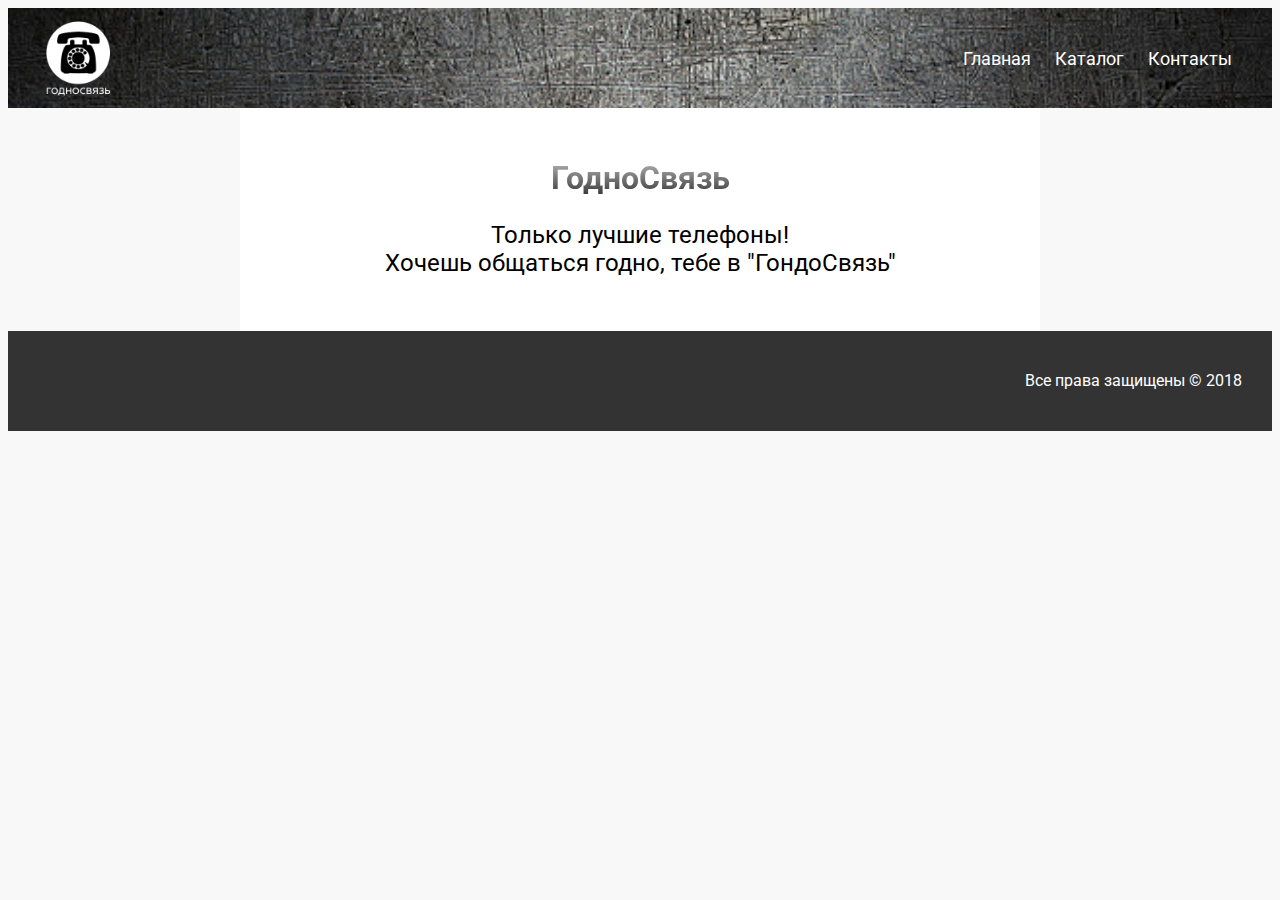
<file: my-pojects/lesson1 - lesson5/index.html>
<!DOCTYPE html>
<html lang="en">
<head>
	<meta charset="UTF-8">
	<title>Главная страница</title>
	<link rel="stylesheet" href="css/style.css">
	<link href="https://fonts.googleapis.com/css?family=Roboto" rel="stylesheet">
</head>
<body>
	<div class="header">
	<div class="logo"></div>
		<ul class="menu">
			<li><a href="index.html">Главная</a></li>
			<li><a href="catalog.html">Каталог</a></li>
			<li><a href="contacts.html">Контакты</a></li>
		</ul>
	</div>
	<div class="contanier">
		<h1 class="al-c text-gradient">ГодноСвязь</h1>
		<p class="al-c fz-24">Только лучшие телефоны!<br> Хочешь общаться годно, тебе в "ГондоСвязь"</p>
	</div>
	<div class="footer">
		<p class="al-c">Все права защищены &copy; 2018</p>
	</div>
</body>
</html>
</file>
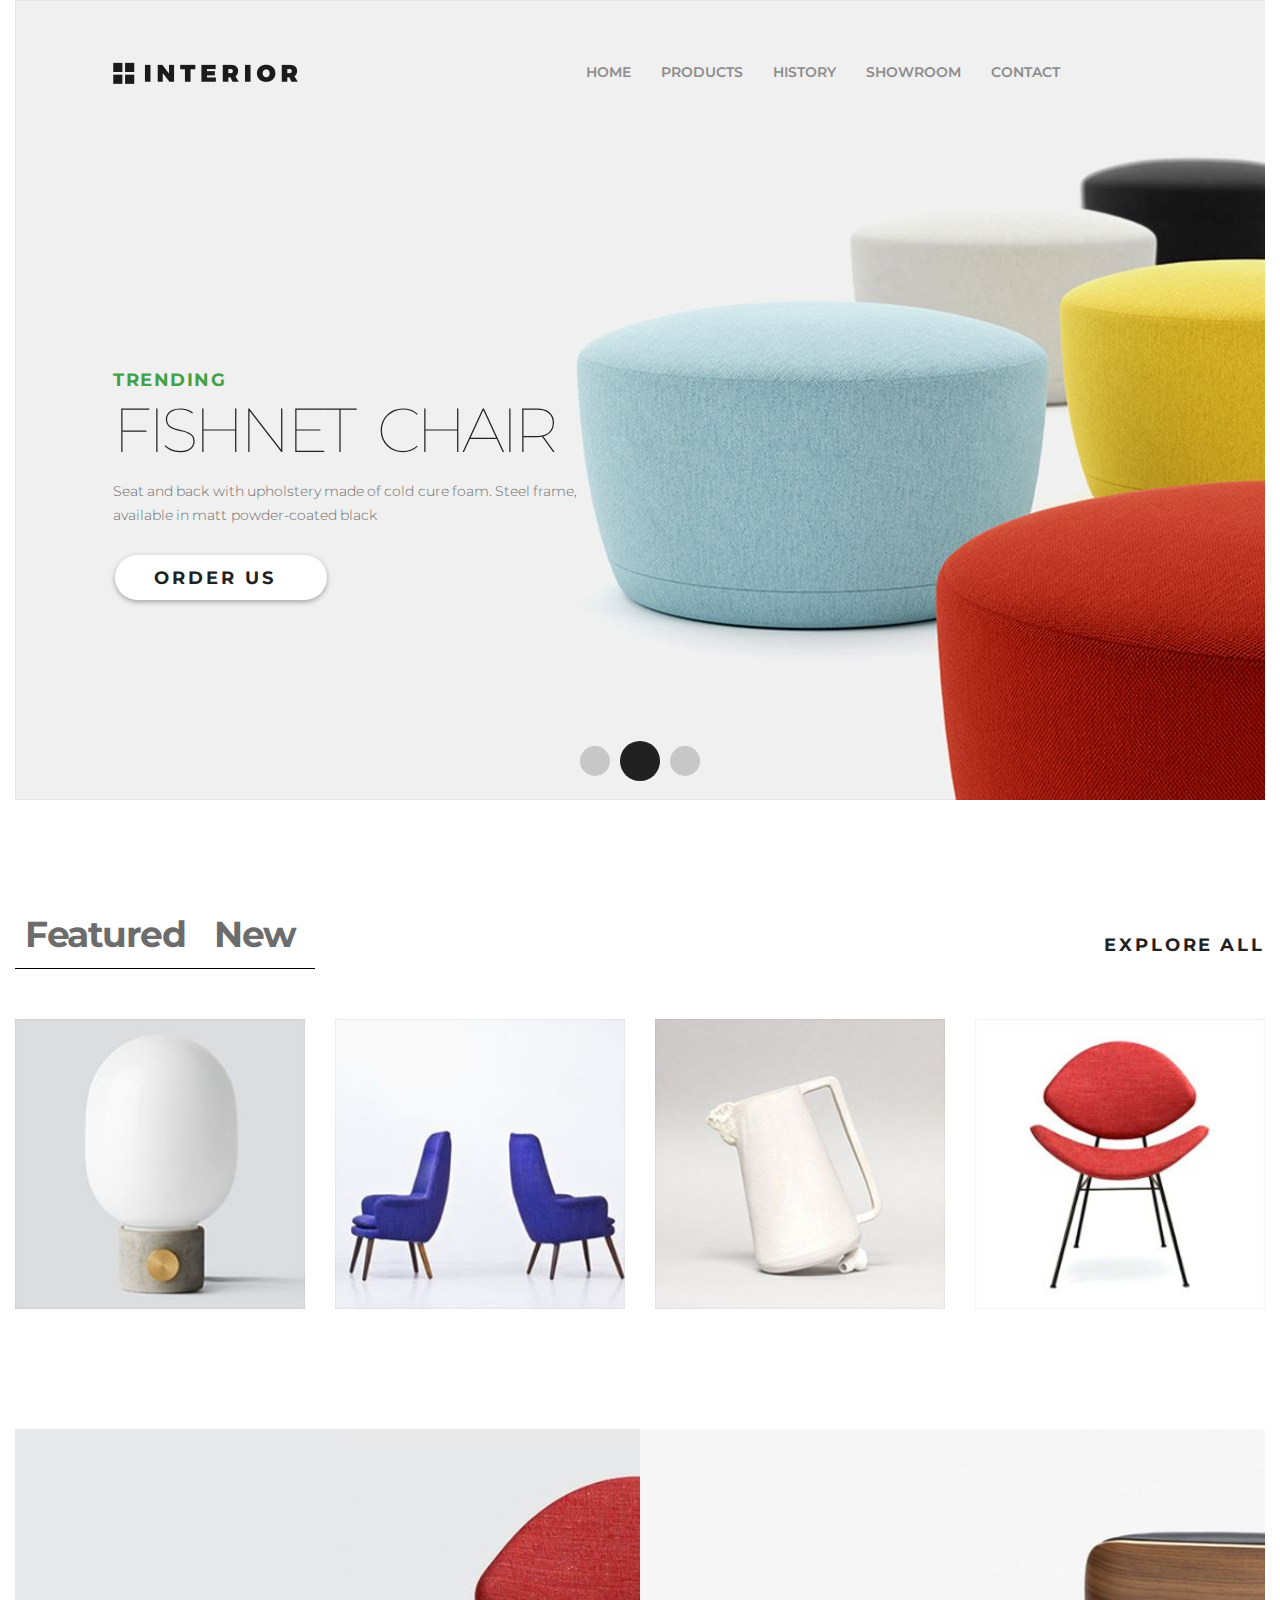
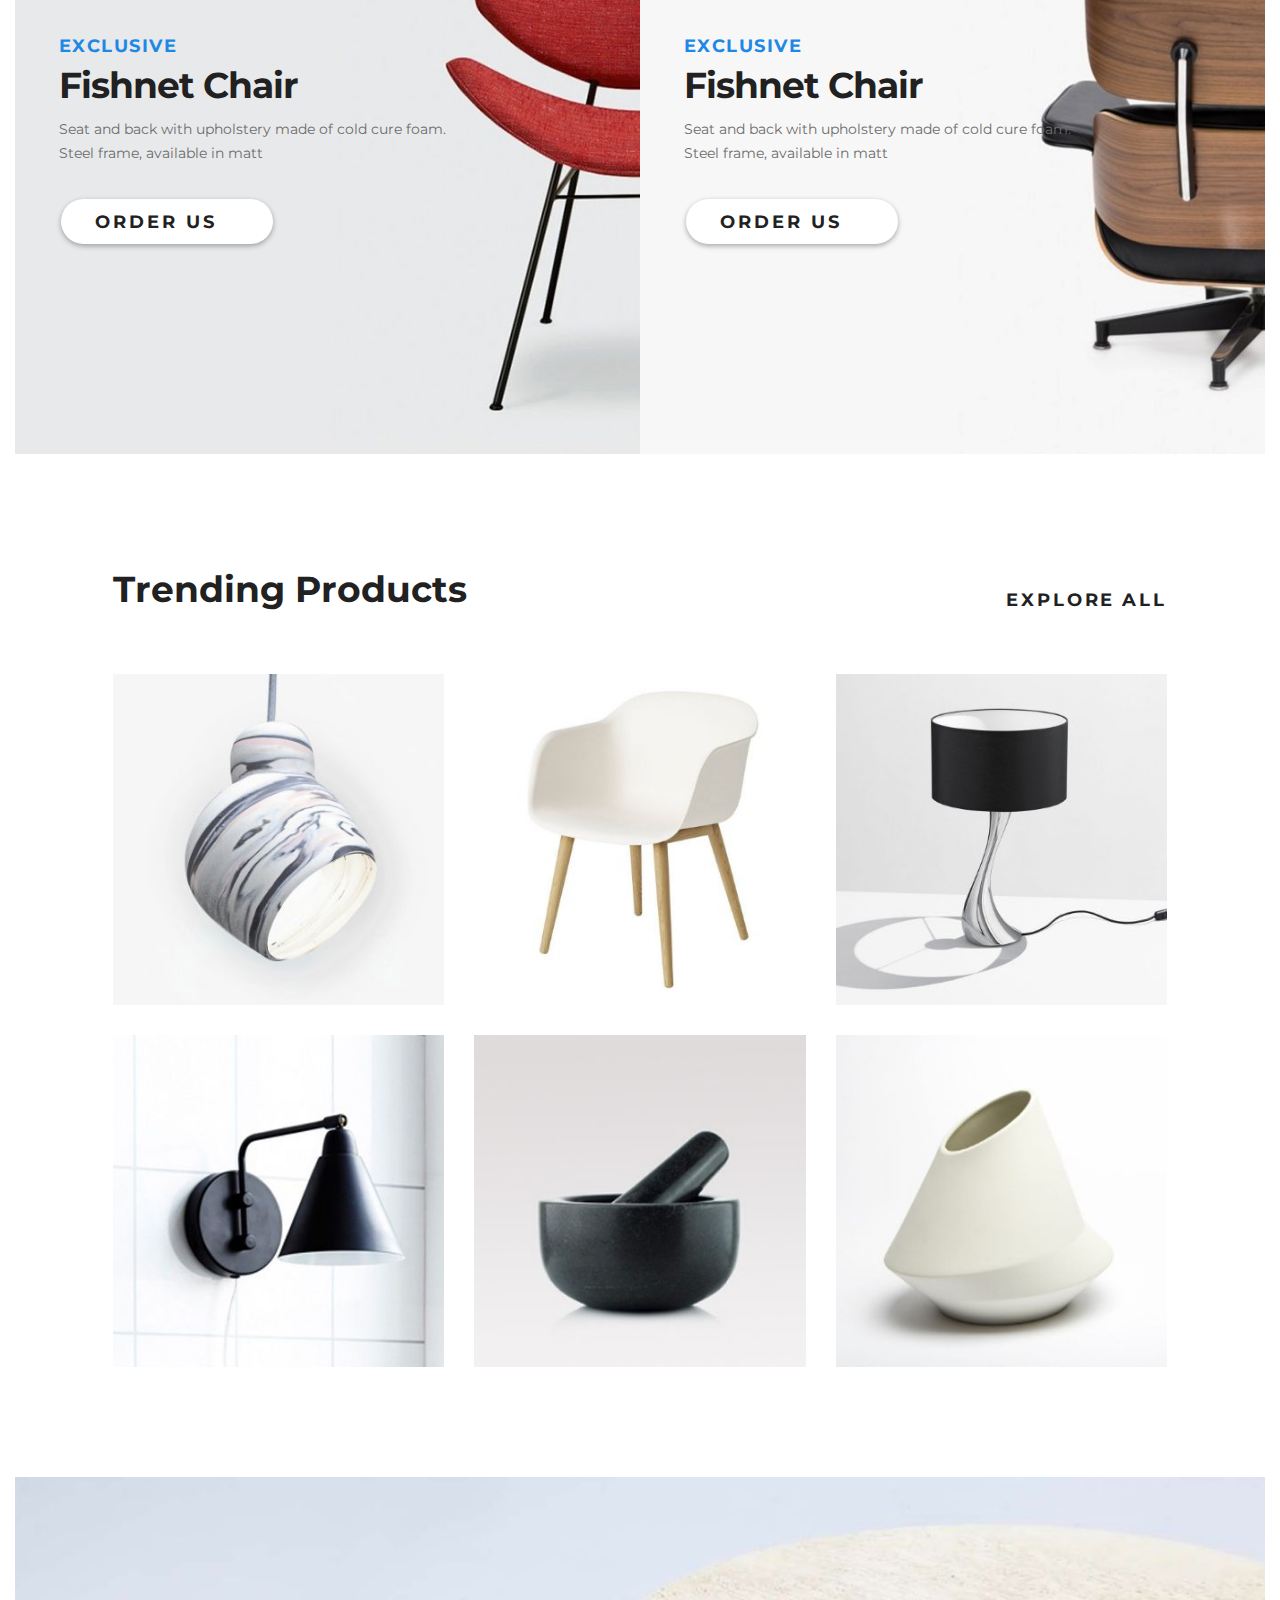
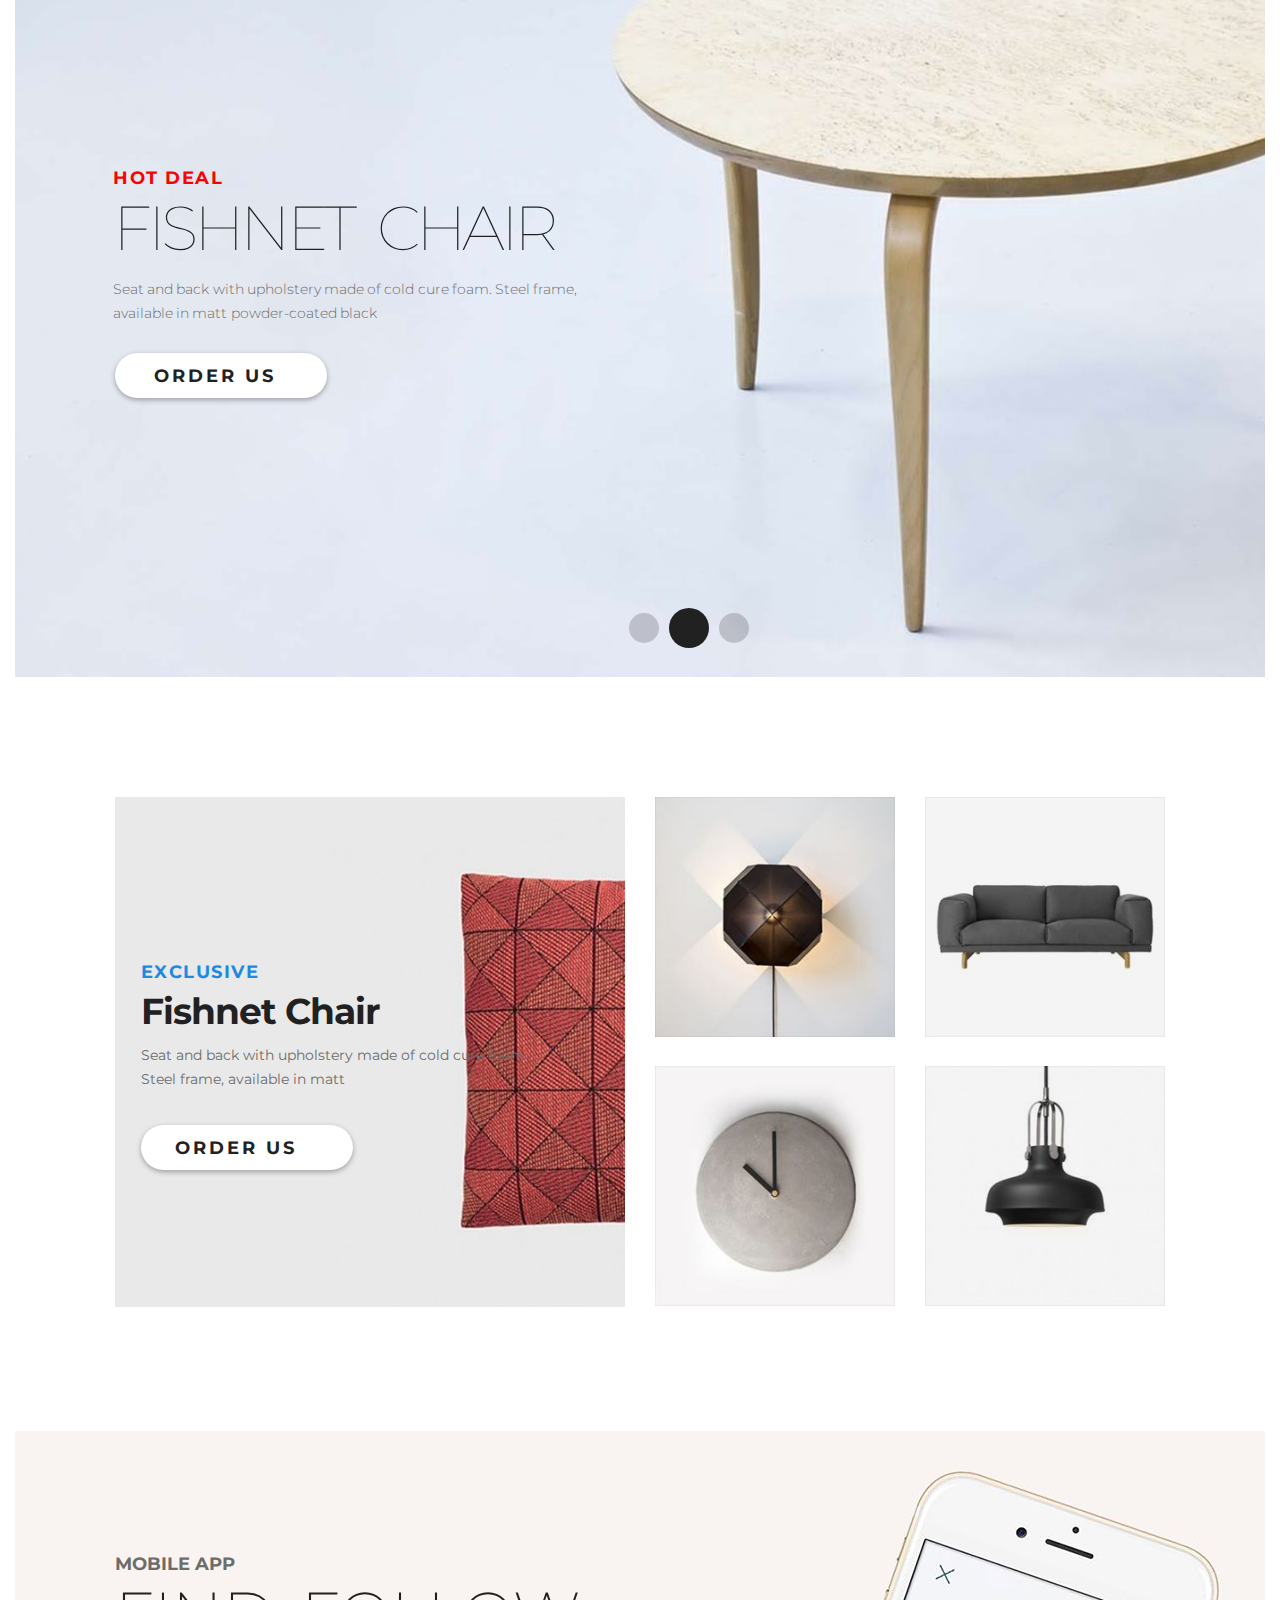
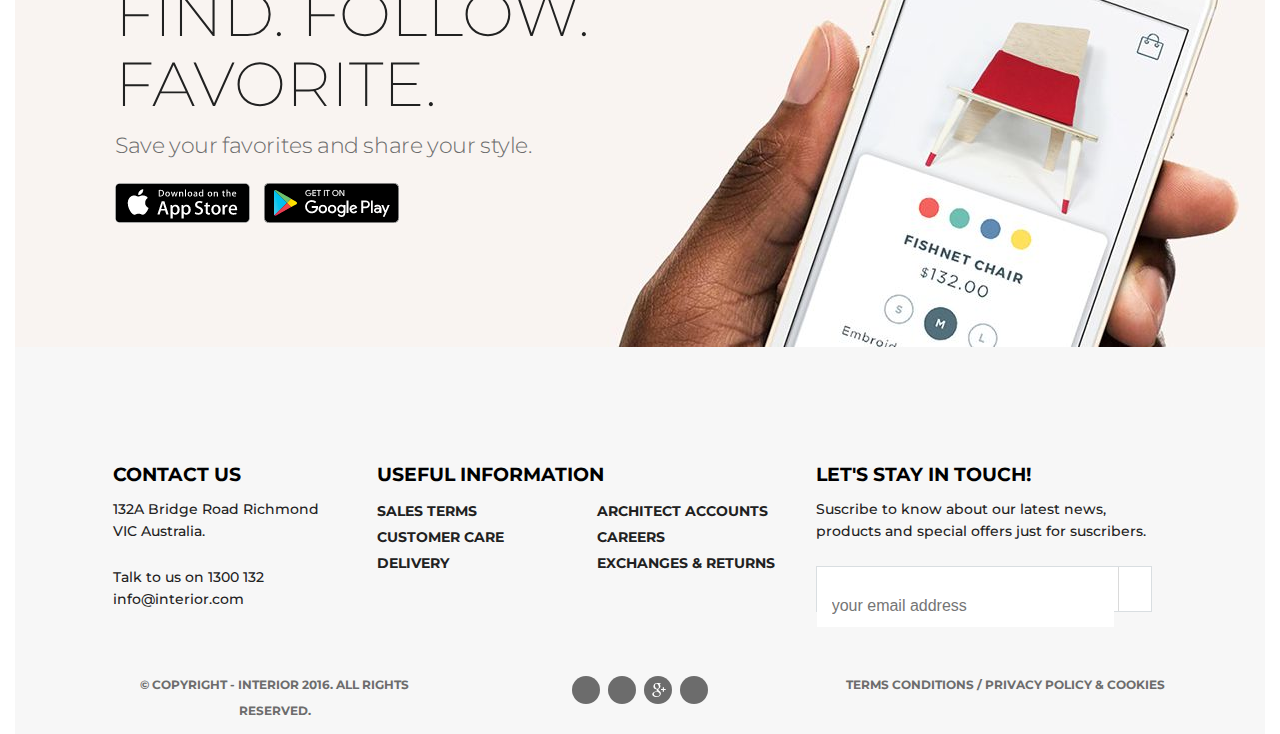
<file: my-pojects/lesson7/index.html>
<!DOCTYPE html>
<html lang="en">
<head>
	<meta charset="UTF-8">
	<title>Interior</title>
	<link rel="stylesheet" href="css/style.css">
	<link rel="stylesheet" href="https://use.fontawesome.com/releases/v5.5.0/css/all.css" integrity="sha384-B4dIYHKNBt8Bc12p+WXckhzcICo0wtJAoU8YZTY5qE0Id1GSseTk6S+L3BlXeVIU" crossorigin="anonymous">
	<link rel="stylesheet" href="css/bootstrap-grid.min.css">
</head>
<body>
	<div class="container">
		<div class="slider">
			<div class="header">
				<div class="row">
					<a href="index.html"><img class="logo" src="images/logo.png" alt="Interior"></a>
					<ul class="menu">
						<li><a href="index.html">HOME</a></li>
						<li><a href="products-page.html">PRODUCTS</a></li>
						<li><a href="#">HISTORY</a></li>
						<li><a href="#">SHOWROOM</a></li>
						<li><a href="contacts.html">CONTACT</a></li>
						<li><a href="#"><span><i class="fas fa-search"></i></span></a></li>
					</ul>
				</div>
			</div>
			<div class="slide_text">
				<h3>TRENDING</h3>
				<h1>FISHNET CHAIR</h1>
				<p>Seat and back with upholstery made of cold cure foam. Steel frame,<br>available in matt powder-coated black</p>
				<a href="#">
					ORDER US
					<i class="fa fa-angle-right" aria-hidden="true"></i>
				</a>
			</div>
			<div class="slider-effect">
				<span></span>
				<span></span>
				<span></span>
			</div>
		</div>
		<div class="content">
			<div class="featured_product">
				<div class="row_c">
					<ul class="featured_menu">
						<li><a href="#">Featured</a></li>
						<li><a href="#">New</a></li>
					</ul>
					<a href="#">
						EXPLORE ALL
						<i class="fa fa-angle-right" aria-hidden="true"></i>
					</a>
				</div>
				<div class="row">
					<div class="col-xl-3 col-md-6 item">
						<a href="product-page.html">
							<div class="hover_effect">
								<div class="icon">
									<span>
										<i class="fa fa-angle-right" aria-hidden="true"></i>
									</span>
								</div>
								<h4>Fishnet Chair</h4>
								<p>Seat and back with upholstery made of cold cure foam</p>
							</div>
							<img src="images/product-1.jpg" alt="product-1">
						</a>
					</div>
					<div class="col-xl-3 col-md-6 item">
						<a href="product-page.html">
							<div class="hover_effect">
								<div class="icon">
									<span>
										<i class="fa fa-angle-right" aria-hidden="true"></i>
									</span>
								</div>
								<h4>Double Chair</h4>
								<p>Seat and back with upholstery made of cold cure foam</p>
							</div>
							<img src="images/product-2.jpg" alt="product-2">
						</a>
					</div>
					<div class="col-xl-3 col-md-6 item">
						<a href="product-page.html">
							<div class="hover_effect">
								<div class="icon">
									<span>
										<i class="fa fa-angle-right" aria-hidden="true"></i>
									</span>
								</div>
								<h4>Old BearCup</h4>
								<p>Seat and back with upholstery made of cold cure foam</p>
							</div>
							<img src="images/product-3.jpg" alt="product-3">
						</a>
					</div>
					<div class="col-xl-3 col-md-6 item">
						<a href="product-page.html">
							<div class="hover_effect">
								<div class="icon">
									<span>
										<i class="fa fa-angle-right" aria-hidden="true"></i>
									</span>
								</div>
								<h4>Armchair for Round Butt</h4>
								<p>Seat and back with upholstery made of cold cure foam</p>
							</div>
							<img src="images/product-4.jpg" alt="product-4">
						</a>
					</div>
				</div>
			</div>
			<div class="exclusive row">
				<div class="col-lg-6 exclusive_item">
					<div class="desc">
						<h3>EXCLUSIVE</h3>
						<h1>Fishnet Chair</h1>
						<p>Seat and back with upholstery made of cold cure foam.<br> Steel frame, available in matt</p>
						<a href="#">
							ORDER US
							<i class="fa fa-angle-right" aria-hidden="true"></i>
						</a>
					</div>
					<img src="images/promo-img1.jpg" alt="#">
				</div>
				<div class="col-lg-6 exclusive_item">
					<div class="desc">
						<h3>EXCLUSIVE</h3>
						<h1>Fishnet Chair</h1>
						<p>Seat and back with upholstery made of cold cure foam.<br> Steel frame, available in matt</p>
						<a href="#">
							ORDER US
							<i class="fa fa-angle-right" aria-hidden="true"></i>
						</a>
					</div>
					<img src="images/promo-img.jpg" alt="#">
				</div>
			</div>
			<div class="trending_products">
				<div class="row_c">
					<h1>Trending Products</h1>
					<a href="product-page.html">
						EXPLORE ALL
						<i class="fa fa-angle-right" aria-hidden="true"></i>
					</a>
				</div>
				<div class="row products">
					<div class="col-lg-4 col-sm-6"><a href="product-page.html"><img src="images/product/product-11.jpg" alt="#"></a></div>
					<div class="col-lg-4 col-sm-6"><a href="product-page.html"><img src="images/product/product-21.jpg" alt="#"></a></div>
					<div class="col-lg-4 col-sm-6"><a href="product-page.html"><img src="images/product/product-31.jpg" alt="#"></a></div>
					<div class="col-lg-4 col-sm-6"><a href="product-page.html"><img src="images/product/product-41.jpg" alt="#"></a></div>
					<div class="col-lg-4 col-sm-6"><a href="product-page.html"><img src="images/product/product-5.jpg" alt="#"></a></div>
					<div class="col-lg-4 col-sm-6"><a href="product-page.html"><img src="images/product/product-6.jpg" alt="#"></a></div>
				</div>
			</div>
			<div class="hot_deal">
				<div class="slide_text">
					<h3>HOT DEAL</h3>
					<h1>FISHNET CHAIR</h1>
					<p>Seat and back with upholstery made of cold cure foam. Steel frame,<br>available in matt powder-coated black</p>
					<a href="#">
						ORDER US
						<i class="fa fa-angle-right" aria-hidden="true"></i>
					</a>
				</div>
				<div class="slider-effect">
					<span></span>
					<span></span>
					<span></span>
				</div>
			</div>
			<div class="row exclusive_prod">
				<div class="col-xl-6 exclusive_item_prod">
					<div class="desc">
						<h3>EXCLUSIVE</h3>
						<h1>Fishnet Chair</h1>
						<p>Seat and back with upholstery made of cold cure foam.<br> Steel frame, available in matt</p>
						<a href="#">
							ORDER US
							<i class="fa fa-angle-right" aria-hidden="true"></i>
						</a>
					</div>
					<img src="images/product-1-lg.jpg" alt="#">
				</div>
				<div class="col-xl-6 exclusive_prod_items_small">
					<div class="row">
						<div class="col-md-6 items_small">
							<a href="product-page.html">
								<img src="images/product-2-sm.jpg" alt="7">
							</a>
						</div>
						<div class="col-md-6 items_small">
							<a href="product-page.html">
								<img src="images/product-3-sm.jpg" alt="8">
							</a>
						</div>
						<div class="col-md-6 items_small">
							<a href="product-page.html">
								<img src="images/product-4-sm.jpg" alt="9">
							</a>
						</div>
						<div class="col-md-6 items_small">
							<a href="product-page.html">
								<img src="images/product-5-sm.jpg" alt="10">
							</a>
						</div>
					</div>
				</div>
			</div>
			<div class="mobile_app">
				<div class="mobile_app_text">
					<h3>MOBILE APP</h3>
					<h1>Find. Follow. Favorite.</h1>
					<p>Save your favorites and share your style.</p>
					<a href="#">
						<img src="images/app-store.png" alt="">
					</a>
					<a href="#">
						<img src="images/google-play.png" alt="">
					</a>
				</div>
			</div>
		</div>
		<div class="footer">
			<div class="row footer_menu">
				<div class="col-lg-3">
					<h3>CONTACT US</h3>
					<p>132A Bridge Road Richmond<br>VIC Australia.</p>
					<p>Talk to us on 1300 132<br>info@interior.com</p>
				</div>
				<div class="col-lg-5">
					<h3>USEFUL INFORMATION</h3>
					<ul>
						<li><a href="#">Sales terms</a></li>
						<li><a href="#">Customer care</a></li>
						<li><a href="#">Delivery</a></li>
						<li><a href="#">Architect accounts</a></li>
						<li><a href="#">Careers</a></li>
						<li><a href="#">Exchanges &#38; returns</a></li>
					</ul>
				</div>
				<div class="col-lg-4">
					<h3>LET'S STAY IN TOUCH!</h3>
					<p>Suscribe to know about our latest news, products and special offers just for suscribers.</p>
					<form action="#">
						<div class="form_wrap">
							<input type="email" placeholder="your email address" id="before" required>
							<button type="submit">
								<i class="fa fa-paper-plane" aria-hidden="true"></i>
							</button>
						</div>
					</form>
				</div>
			</div>
			<div class="row copyright">
				<p class="col-lg-4">&#169; Copyright - INTERIOR 2016. All Rights Reserved.</p>
				<div class="col-lg-4 social">
					<a href="#"><span><i class="fab fa-facebook-f"></i></span></a>
					<a href="#"><span><i class="fab fa-twitter"></i></span></a>
					<a href="#"><span><img src="images/google-plus-logo.svg" alt="#"></span></a>
					<a href="#"><span><i class="fab fa-pinterest-p"></i></span></a>
				</div>
				<p class="col-lg-4"><a href="#">Terms Conditions</a> / <a href="#">Privacy policy &#38; Cookies</a></p>
			</div>
		</div>
	</div>
</body>
</html>
</file>
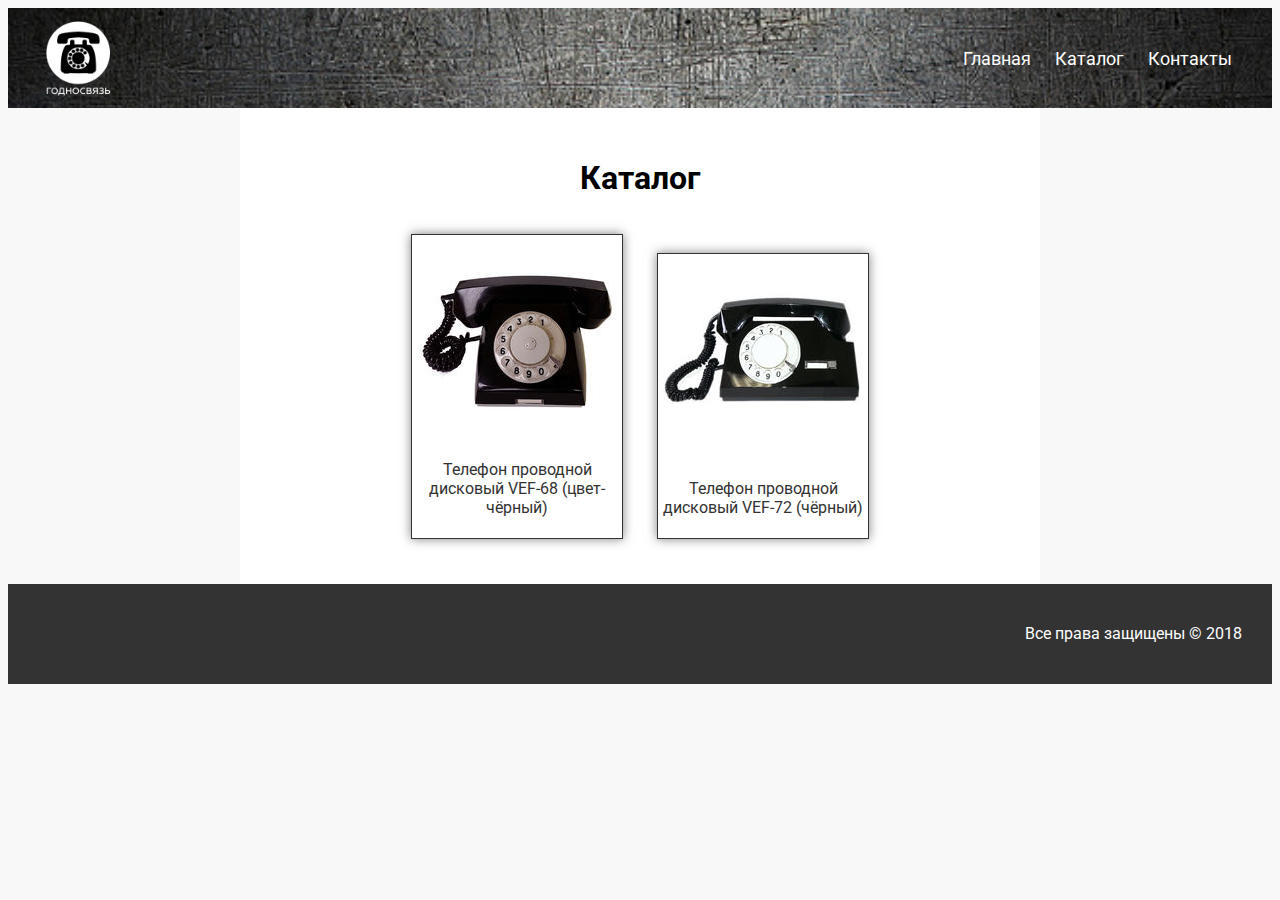
<file: my-pojects/lesson1 - lesson5/catalog.html>
<!DOCTYPE html>
<html lang="en">
<head>
	<meta charset="UTF-8">
	<title>Каталог</title>
	<link rel="stylesheet" href="css/style.css">
	<link href="https://fonts.googleapis.com/css?family=Roboto" rel="stylesheet">
</head>
<body>
	<div class="header">
		<div class="logo"></div>
		<ul class="menu">
			<li><a href="index.html">Главная</a></li>
			<li><a href="catalog.html">Каталог</a></li>
			<li><a href="contacts.html">Контакты</a></li>
		</ul>
	</div>
	<div class="contanier">
		<h1 class="al-c">Каталог</h1>
		<div class="content">
			<div class="prod-preview">
				<a href="catalog/product_1.html">
					<img src="img/prev/vef68_preview.jpg" alt="Телефон проводной дисковый VEF-68 (цвет-чёрный)">
					<p>Телефон проводной дисковый VEF-68 (цвет-чёрный)</p>
				</a>
			</div>
			<div class="prod-preview">
				<a href="catalog/product_2.html">
					<img src="img/prev/vef72_preview.jpg" alt="Телефон проводной дисковый VEF-72 (чёрный)">
					<p>Телефон проводной дисковый VEF-72 (чёрный)</p>
				</a>
			</div>
		</div>
	</div>
	<div class="footer">
		<p class="al-c">Все права защищены &copy; 2018</p>
	</div>
</body>
</html>
</file>
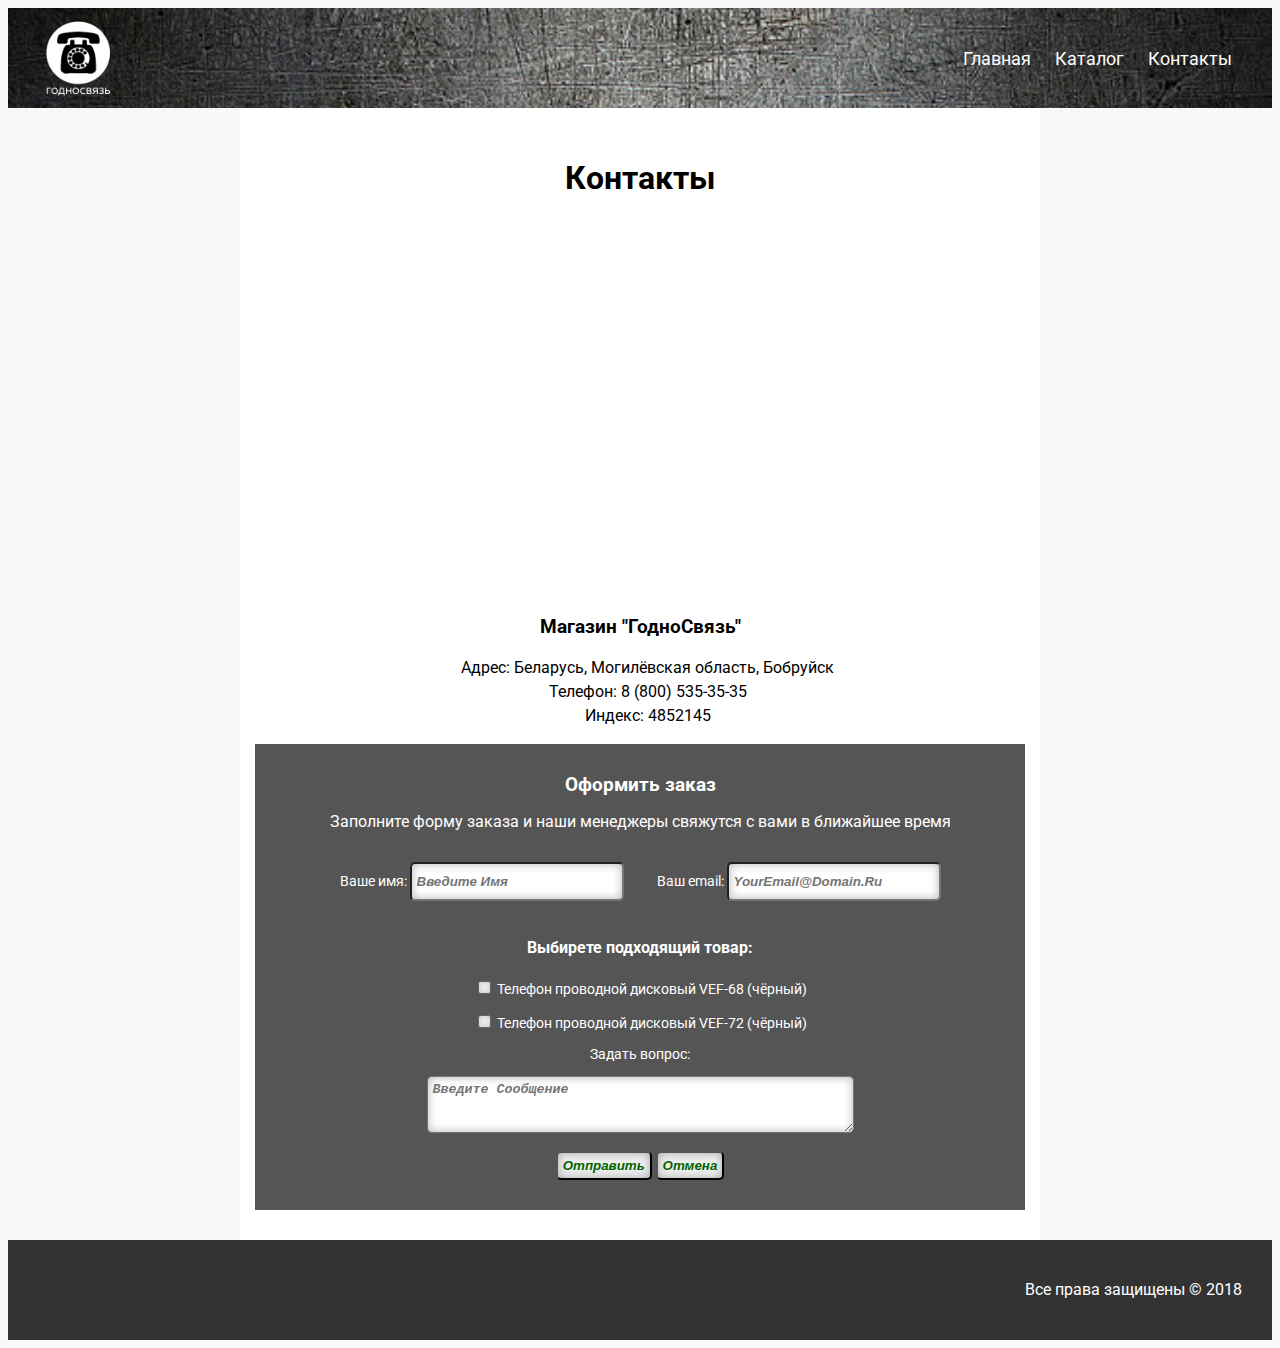
<file: my-pojects/lesson1 - lesson5/contacts.html>
<!DOCTYPE html>
<html lang="en">
<head>
	<meta charset="UTF-8">
	<title>Контакты</title>
	<link rel="stylesheet" href="css/style.css">
	<link href="https://fonts.googleapis.com/css?family=Roboto" rel="stylesheet">
</head>
<body>
	<div class="header">
		<div class="logo"></div>
		<ul class="menu">
			<li><a href="index.html">Главная</a></li>
			<li><a href="catalog.html">Каталог</a></li>
			<li><a href="contacts.html">Контакты</a></li>
		</ul>
	</div>
	<div class="contanier">
		<h1 class="al-c">Контакты</h1>
		<iframe src="https://yandex.ru/map-widget/v1/?um=constructor%3Ae942f099e1d54c0985e2a8c33696cb8fa8c2463a53f3ca6c99afd40c628f7a2b&amp;source=constructor" width="100%" height="374" frameborder="0"></iframe>
		<h3>Магазин "ГодноСвязь"</h3>
		<ul class="list-st-dec-none line-height-24">
			<li>Адрес: Беларусь, Могилёвская область, Бобруйск</li>
			<li>Телефон: 8 (800) 535-35-35 </li>
			<li>Индекс: 4852145</li>
		</ul>
		<div class="feedback">
			<h3>Оформить заказ</h3>
			<p>Заполните форму заказа и наши менеджеры свяжутся с вами в ближайшее время</p>
			<form action="#">
				<div class="form-group">
					<div>Ваше имя: <input type="text" placeholder="Введите Имя"></div>
					<div>Ваш email: <input type="text" placeholder="yourEmail@domain.ru"></div>
				</div>
				<h4>Выбирете подходящий товар:</h4>	
				<div><input type="checkbox"> Телефон проводной дисковый VEF-68 (чёрный)</div>
				<div><input type="checkbox"> Телефон проводной дисковый VEF-72 (чёрный)</div>
				<div><p>Задать вопрос:</p> <textarea cols="50" rows="3" placeholder="Введите сообщение"></textarea></div>
				<input type="submit" value="Отправить"> <input type="reset" value="Отмена">
			</form>
		</div>
	</div>
	<div class="footer">
		<p class="al-c">Все права защищены &copy; 2018</p>
	</div>
</body>
</html>
</file>
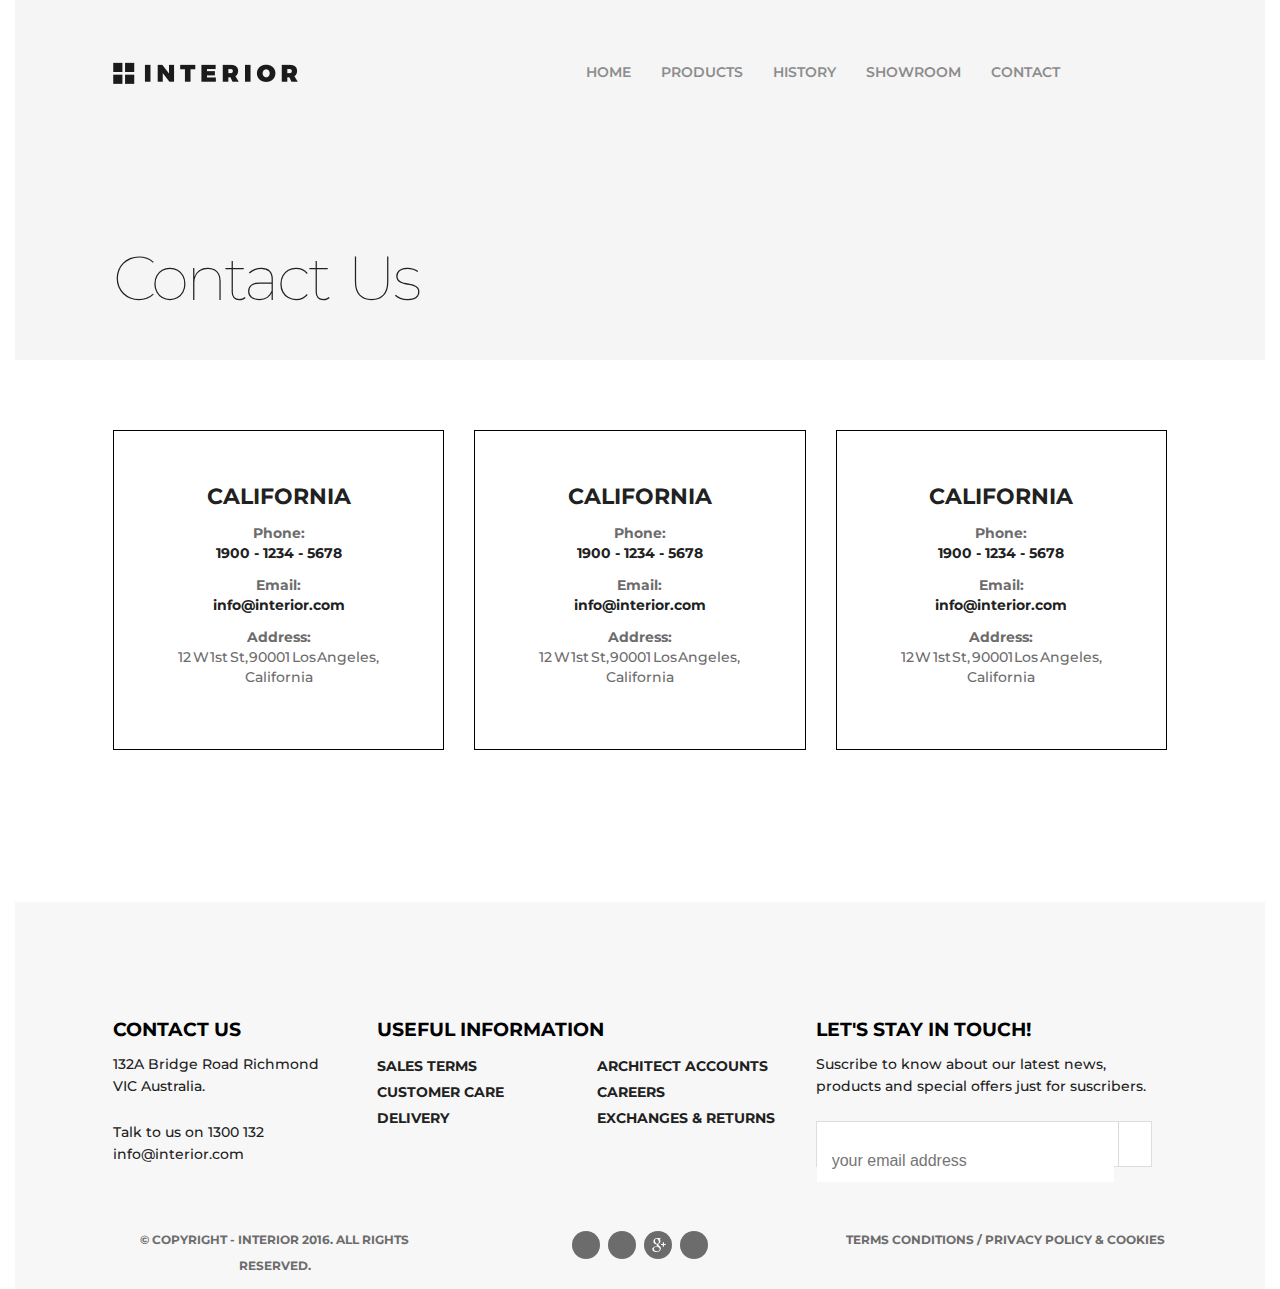
<file: my-pojects/lesson7/contacts.html>
<!DOCTYPE html>
<html lang="en">
<head>
	<meta charset="UTF-8">
	<title>Contacts</title>
	<link rel="stylesheet" href="css/style.css">
	<link rel="stylesheet" href="https://use.fontawesome.com/releases/v5.5.0/css/all.css" integrity="sha384-B4dIYHKNBt8Bc12p+WXckhzcICo0wtJAoU8YZTY5qE0Id1GSseTk6S+L3BlXeVIU" crossorigin="anonymous">
	<link rel="stylesheet" href="css/bootstrap-grid.min.css">
</head>
<body>
	<div class="container">
		<div class="header">
			<div class="row wrap">
				<a href="index.html"><img class="logo" src="images/logo.png" alt="Interior"></a>
				<ul class="menu">
					<li><a href="index.html">HOME</a></li>
					<li><a href="products-page.html">PRODUCTS</a></li>
					<li><a href="#">HISTORY</a></li>
					<li><a href="#">SHOWROOM</a></li>
					<li><a href="contacts.html">CONTACT</a></li>
					<li><a href="#"><span><i class="fas fa-search"></i></span></a></li>
				</ul>
				<h1>Contact Us</h1>
			</div>
		</div>
		<div class="main">
			<div class="row contacts">
				<div class="col-lg-4">
					<div class="contact_item">
						<i class="fas fa-map-marker-alt"></i>
						<h3>CALIFORNIA</h3>
						<h5>Phone:</h5>
						<a href="#">1900 - 1234 - 5678</a>
						<h5>Email:</h5>
						<a href="#">info@interior.com</a>
						<h5>Address:</h5>
						<p>12 W 1st St, 90001 Los Angeles, California</p>
					</div>
				</div>
				<div class="col-lg-4">
					<div class="contact_item">
						<i class="fas fa-map-marker-alt"></i>
						<h3>CALIFORNIA</h3>
						<h5>Phone:</h5>
						<a href="#">1900 - 1234 - 5678</a>
						<h5>Email:</h5>
						<a href="#">info@interior.com</a>
						<h5>Address:</h5>
						<p>12 W 1st St, 90001 Los Angeles, California</p>
					</div>
				</div>
				<div class="col-lg-4">
					<div class="contact_item">
						<i class="fas fa-map-marker-alt"></i>
						<h3>CALIFORNIA</h3>
						<h5>Phone:</h5>
						<a href="#">1900 - 1234 - 5678</a>
						<h5>Email:</h5>
						<a href="#">info@interior.com</a>
						<h5>Address:</h5>
						<p>12 W 1st St, 90001 Los Angeles, California</p>
					</div>
				</div>
			</div>
		</div>
		<div class="footer">
			<div class="row footer_menu">
				<div class="col-lg-3">
					<h3>CONTACT US</h3>
					<p>132A Bridge Road Richmond<br>VIC Australia.</p>
					<p>Talk to us on 1300 132<br>info@interior.com</p>
				</div>
				<div class="col-lg-5">
					<h3>USEFUL INFORMATION</h3>
					<ul>
						<li><a href="#">Sales terms</a></li>
						<li><a href="#">Customer care</a></li>
						<li><a href="#">Delivery</a></li>
						<li><a href="#">Architect accounts</a></li>
						<li><a href="#">Careers</a></li>
						<li><a href="#">Exchanges &#38; returns</a></li>
					</ul>
				</div>
				<div class="col-lg-4">
					<h3>LET'S STAY IN TOUCH!</h3>
					<p>Suscribe to know about our latest news, products and special offers just for suscribers.</p>
					<form action="#">
						<div class="form_wrap">
							<input type="email" placeholder="your email address" id="before" required>
							<button type="submit">
								<i class="fa fa-paper-plane" aria-hidden="true"></i>
							</button>
						</div>
					</form>
				</div>
			</div>
			<div class="row copyright">
				<p class="col-lg-4">&#169; Copyright - INTERIOR 2016. All Rights Reserved.</p>
				<div class="col-lg-4 social">
					<a href="#"><span><i class="fab fa-facebook-f"></i></span></a>
					<a href="#"><span><i class="fab fa-twitter"></i></span></a>
					<a href="#"><span><img src="images/google-plus-logo.svg" alt="#"></span></a>
					<a href="#"><span><i class="fab fa-pinterest-p"></i></span></a>
				</div>
				<p class="col-lg-4"><a href="#">Terms Conditions</a> / <a href="#">Privacy policy &#38; Cookies</a></p>
			</div>
		</div>
	</div>
</body>
</html>
</file>
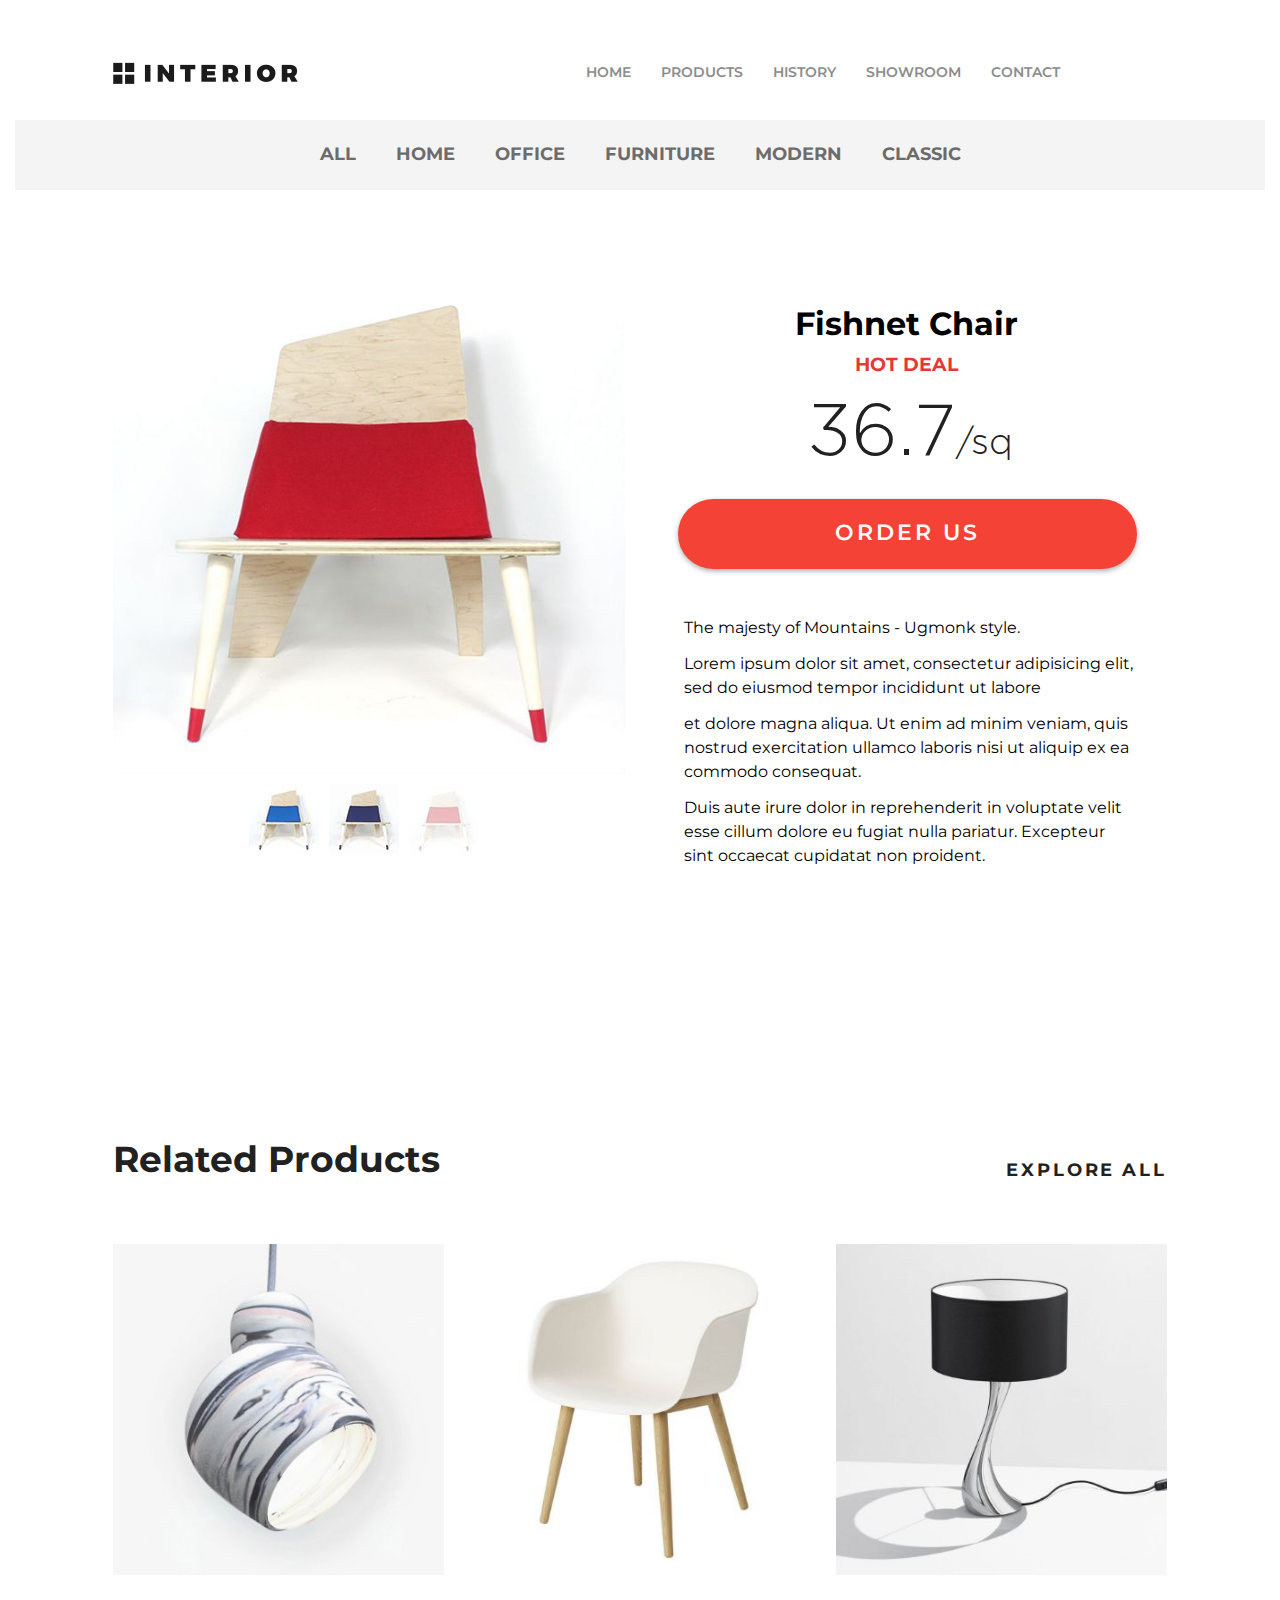
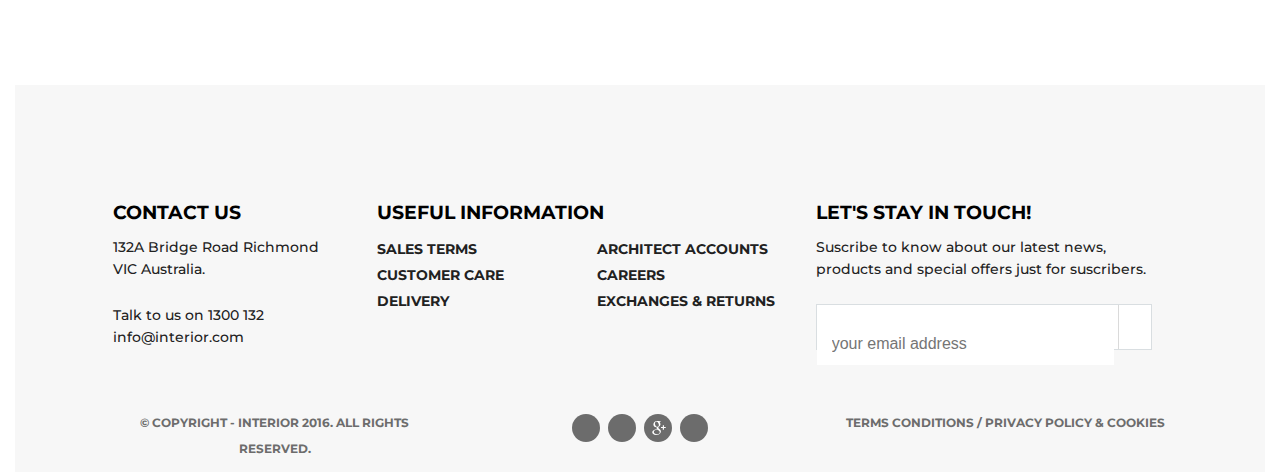
<file: my-pojects/lesson7/product-page.html>
<!DOCTYPE html>
<html lang="en">
<head>
	<meta charset="UTF-8">
	<title>Product</title>
	<link rel="stylesheet" href="css/style.css">
	<link rel="stylesheet" href="https://use.fontawesome.com/releases/v5.5.0/css/all.css" integrity="sha384-B4dIYHKNBt8Bc12p+WXckhzcICo0wtJAoU8YZTY5qE0Id1GSseTk6S+L3BlXeVIU" crossorigin="anonymous">
	<link rel="stylesheet" href="css/bootstrap-grid.min.css">
</head>
<body>
	<div class="container">
		<div class="header">
			<div class="row">
				<a href="index.html"><img class="logo" src="images/logo.png" alt="Interior"></a>
				<ul class="menu">
					<li><a href="index.html">HOME</a></li>
					<li><a href="products-page.html">PRODUCTS</a></li>
					<li><a href="#">HISTORY</a></li>
					<li><a href="#">SHOWROOM</a></li>
					<li><a href="contacts.html">CONTACT</a></li>
					<li><a href="#"><span><i class="fas fa-search"></i></span></a></li>
				</ul>
			</div>
		</div>
		<div class="main">
			<div class="main_menu">
				<ul>
					<li><a href="#">ALL</a></li>
					<li><a href="#">HOME</a></li>
					<li><a href="#">OFFICE</a></li>
					<li><a href="#">FURNITURE</a></li>
					<li><a href="#">MODERN</a></li>
					<li><a href="#">CLASSIC</a></li>
				</ul>
			</div>
			<div class="row cont">
				<div class="col-lg-6 prod_slider">
					<img src="images/slider1.jpg" alt="#">
					<div class="row">
						<div><img src="images/controll.jpg" alt="#"></div>
						<div><img src="images/controll11.jpg" alt="#"></div>
						<div><img src="images/controll2.jpg" alt="#"></div>
					</div>
				</div>
				<div class="col-lg-6 prod_promo">
					<h1>Fishnet Chair</h1>
					<h3>HOT DEAL</h3>
					<div class="price">
						<i class="fas fa-dollar-sign"></i>
						36.7
						<span>
							/sq
						</span>
					</div>
					<div class="buy_button">
						<a href="#">
							ORDER US
							<i class="fa fa-angle-right" aria-hidden="true"></i>
						</a>
					</div>
					<div class="prod_description">
						<p>The majesty of Mountains - Ugmonk style.</p>
						<p>Lorem ipsum dolor sit amet, consectetur adipisicing elit, sed do eiusmod tempor incididunt ut labore</p>
						<p>et dolore magna aliqua. Ut enim ad minim veniam, quis nostrud exercitation ullamco laboris nisi ut aliquip ex ea commodo consequat.</p>
						<p>Duis aute irure dolor in reprehenderit in voluptate velit esse cillum dolore eu fugiat nulla pariatur. Excepteur sint occaecat cupidatat non proident.</p>
					</div>
				</div>
			</div>
			<div class="trending_products">
				<div class="row_c">
					<h1>Related Products</h1>
					<a href="product-page.html">
						EXPLORE ALL
						<i class="fa fa-angle-right" aria-hidden="true"></i>
					</a>
				</div>
				<div class="row products">
					<div class="col-lg-4 col-sm-6"><a href="product-page.html"><img src="images/product/product-11.jpg" alt="#"></a></div>
					<div class="col-lg-4 col-sm-6"><a href="product-page.html"><img src="images/product/product-21.jpg" alt="#"></a></div>
					<div class="col-lg-4 col-sm-6"><a href="product-page.html"><img src="images/product/product-31.jpg" alt="#"></a></div>
				</div>
			</div>
		</div>
		<div class="footer">
			<div class="row footer_menu">
				<div class="col-lg-3">
					<h3>CONTACT US</h3>
					<p>132A Bridge Road Richmond<br>VIC Australia.</p>
					<p>Talk to us on 1300 132<br>info@interior.com</p>
				</div>
				<div class="col-lg-5">
					<h3>USEFUL INFORMATION</h3>
					<ul>
						<li><a href="#">Sales terms</a></li>
						<li><a href="#">Customer care</a></li>
						<li><a href="#">Delivery</a></li>
						<li><a href="#">Architect accounts</a></li>
						<li><a href="#">Careers</a></li>
						<li><a href="#">Exchanges &#38; returns</a></li>
					</ul>
				</div>
				<div class="col-lg-4">
					<h3>LET'S STAY IN TOUCH!</h3>
					<p>Suscribe to know about our latest news, products and special offers just for suscribers.</p>
					<form action="#">
						<div class="form_wrap">
							<input type="email" placeholder="your email address" id="before" required>
							<button type="submit">
								<i class="fa fa-paper-plane" aria-hidden="true"></i>
							</button>
						</div>
					</form>
				</div>
			</div>
			<div class="row copyright">
				<p class="col-lg-4">&#169; Copyright - INTERIOR 2016. All Rights Reserved.</p>
				<div class="col-lg-4 social">
					<a href="#"><span><i class="fab fa-facebook-f"></i></span></a>
					<a href="#"><span><i class="fab fa-twitter"></i></span></a>
					<a href="#"><span><img src="images/google-plus-logo.svg" alt="#"></span></a>
					<a href="#"><span><i class="fab fa-pinterest-p"></i></span></a>
				</div>
				<p class="col-lg-4"><a href="#">Terms Conditions</a> / <a href="#">Privacy policy &#38; Cookies</a></p>
			</div>
		</div>
	</div>
</body>
</html>
</file>
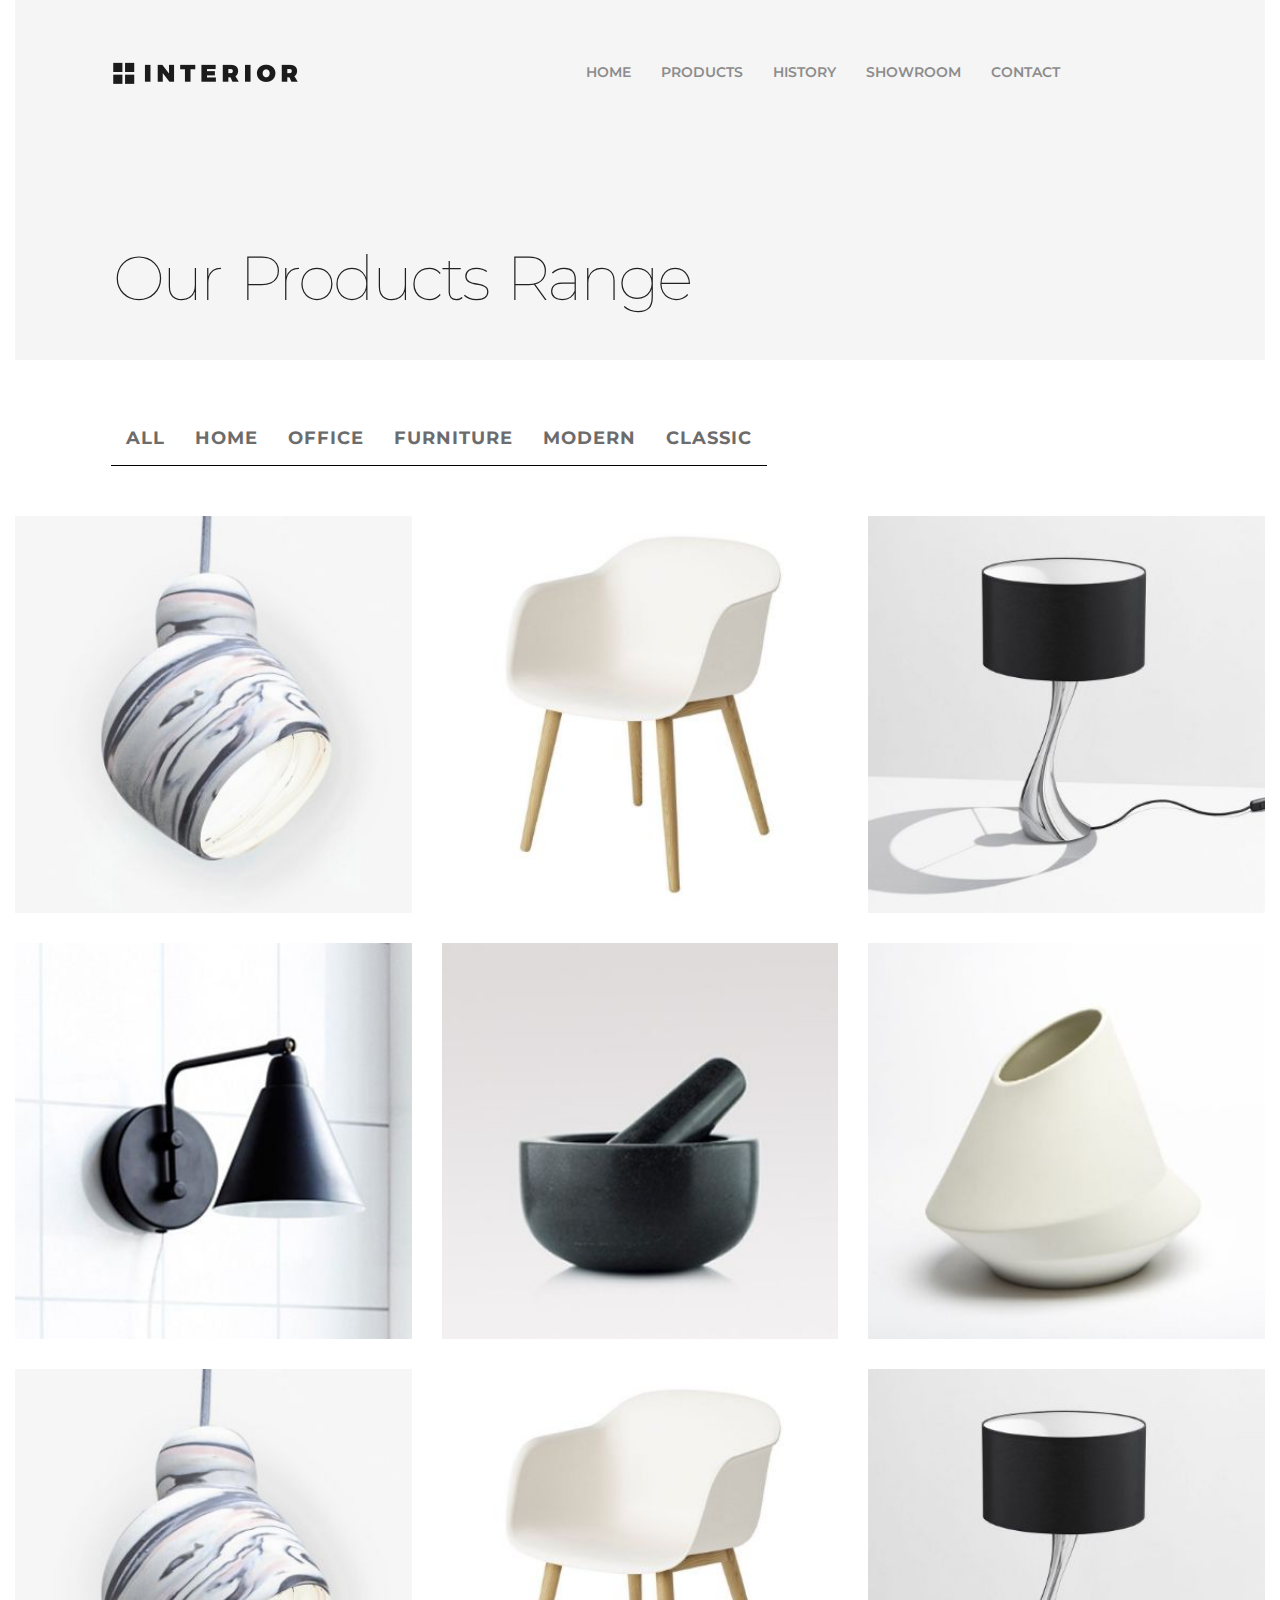
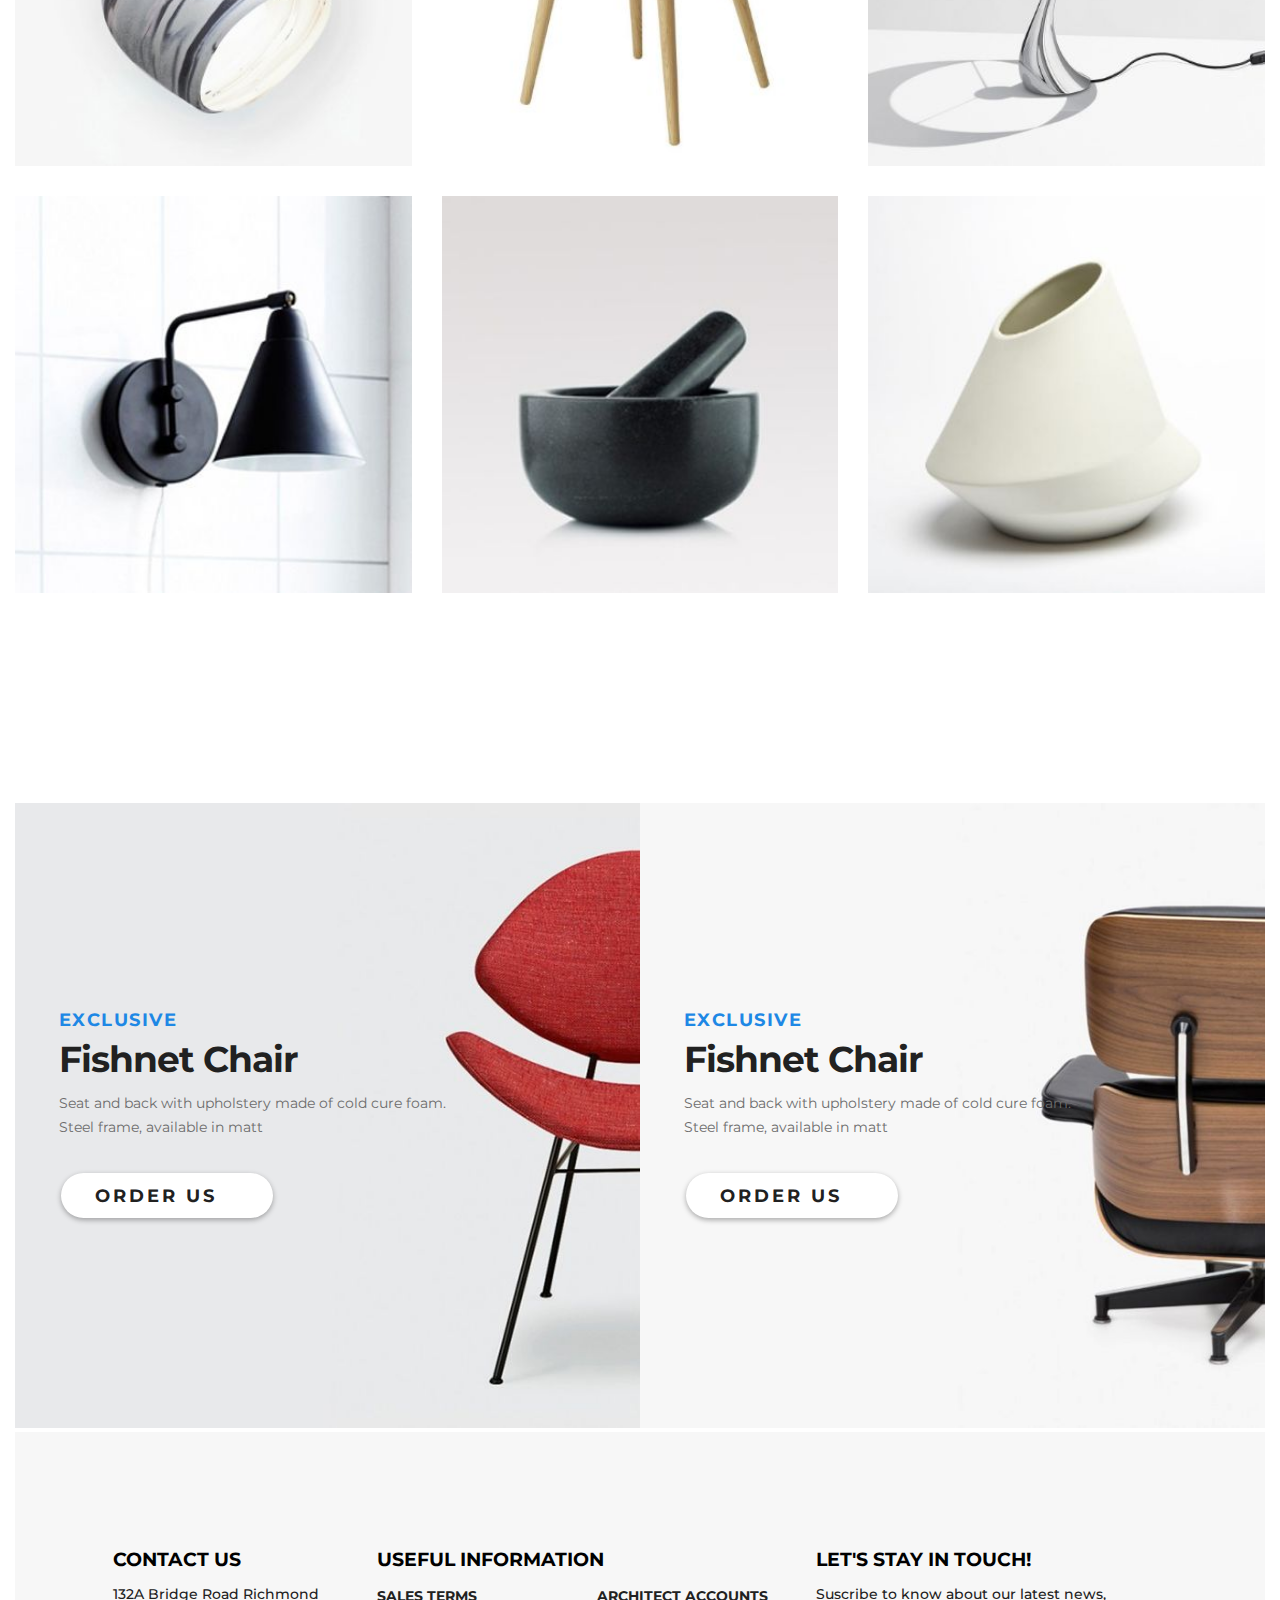
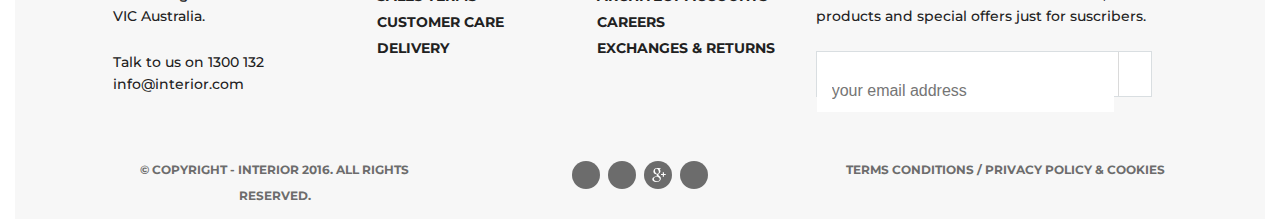
<file: my-pojects/lesson7/products-page.html>
<!DOCTYPE html>
<html lang="en">
<head>
	<meta charset="UTF-8">
	<title>Products</title>
	<link rel="stylesheet" href="css/style.css">
	<link rel="stylesheet" href="https://use.fontawesome.com/releases/v5.5.0/css/all.css" integrity="sha384-B4dIYHKNBt8Bc12p+WXckhzcICo0wtJAoU8YZTY5qE0Id1GSseTk6S+L3BlXeVIU" crossorigin="anonymous">
	<link rel="stylesheet" href="css/bootstrap-grid.min.css">
</head>
<body>
	<div class="container">
		<div class="header">
			<div class="row wrap">
				<a href="index.html"><img class="logo" src="images/logo.png" alt="Interior"></a>
				<ul class="menu">
					<li><a href="index.html">HOME</a></li>
					<li><a href="products-page.html">PRODUCTS</a></li>
					<li><a href="#">HISTORY</a></li>
					<li><a href="#">SHOWROOM</a></li>
					<li><a href="contacts.html">CONTACT</a></li>
					<li><a href="#"><span><i class="fas fa-search"></i></span></a></li>
				</ul>
				<h1>Our Products Range</h1>
			</div>
		</div>
		<div class="main">
			<div class="row">
				<ul class="tab-control">
					<li><a href="#">ALL</a></li>
					<li><a href="#">HOME</a></li>
					<li><a href="#">OFFICE</a></li>
					<li><a href="#">FURNITURE</a></li>
					<li><a href="#">MODERN</a></li>
					<li><a href="#">CLASSIC</a></li>
				</ul>
			</div>
			<div class="row products">
				<div class="col-lg-4 col-sm-6"><a href="product-page.html"><img src="images/product/product-11.jpg" alt="#"></a></div>
				<div class="col-lg-4 col-sm-6"><a href="product-page.html"><img src="images/product/product-21.jpg" alt="#"></a></div>
				<div class="col-lg-4 col-sm-6"><a href="product-page.html"><img src="images/product/product-31.jpg" alt="#"></a></div>
				<div class="col-lg-4 col-sm-6"><a href="product-page.html"><img src="images/product/product-41.jpg" alt="#"></a></div>
				<div class="col-lg-4 col-sm-6"><a href="product-page.html"><img src="images/product/product-5.jpg" alt="#"></a></div>
				<div class="col-lg-4 col-sm-6"><a href="product-page.html"><img src="images/product/product-6.jpg" alt="#"></a></div>
				<div class="col-lg-4 col-sm-6"><a href="product-page.html"><img src="images/product/product-11.jpg" alt="#"></a></div>
				<div class="col-lg-4 col-sm-6"><a href="product-page.html"><img src="images/product/product-21.jpg" alt="#"></a></div>
				<div class="col-lg-4 col-sm-6"><a href="product-page.html"><img src="images/product/product-31.jpg" alt="#"></a></div>
				<div class="col-lg-4 col-sm-6"><a href="product-page.html"><img src="images/product/product-41.jpg" alt="#"></a></div>
				<div class="col-lg-4 col-sm-6"><a href="product-page.html"><img src="images/product/product-5.jpg" alt="#"></a></div>
				<div class="col-lg-4 col-sm-6"><a href="product-page.html"><img src="images/product/product-6.jpg" alt="#"></a></div>
			</div>
			<div class="row load"><a href="#"><i class="fas fa-sync-alt"></i></a></div>
			<div class="exclusive row">
				<div class="col-lg-6 exclusive_item">
					<div class="desc">
						<h3>EXCLUSIVE</h3>
						<h1>Fishnet Chair</h1>
						<p>Seat and back with upholstery made of cold cure foam.<br> Steel frame, available in matt</p>
						<a href="#">
							ORDER US
							<i class="fa fa-angle-right" aria-hidden="true"></i>
						</a>
					</div>
					<img src="images/promo-img1.jpg" alt="#">
				</div>
				<div class="col-lg-6 exclusive_item">
					<div class="desc">
						<h3>EXCLUSIVE</h3>
						<h1>Fishnet Chair</h1>
						<p>Seat and back with upholstery made of cold cure foam.<br> Steel frame, available in matt</p>
						<a href="#">
							ORDER US
							<i class="fa fa-angle-right" aria-hidden="true"></i>
						</a>
					</div>
					<img src="images/promo-img.jpg" alt="#">
				</div>
			</div>
		</div>
		<div class="footer">
			<div class="row footer_menu">
				<div class="col-lg-3">
					<h3>CONTACT US</h3>
					<p>132A Bridge Road Richmond<br>VIC Australia.</p>
					<p>Talk to us on 1300 132<br>info@interior.com</p>
				</div>
				<div class="col-lg-5">
					<h3>USEFUL INFORMATION</h3>
					<ul>
						<li><a href="#">Sales terms</a></li>
						<li><a href="#">Customer care</a></li>
						<li><a href="#">Delivery</a></li>
						<li><a href="#">Architect accounts</a></li>
						<li><a href="#">Careers</a></li>
						<li><a href="#">Exchanges &#38; returns</a></li>
					</ul>
				</div>
				<div class="col-lg-4">
					<h3>LET'S STAY IN TOUCH!</h3>
					<p>Suscribe to know about our latest news, products and special offers just for suscribers.</p>
					<form action="#">
						<div class="form_wrap">
							<input type="email" placeholder="your email address" id="before" required>
							<button type="submit">
								<i class="fa fa-paper-plane" aria-hidden="true"></i>
							</button>
						</div>
					</form>
				</div>
			</div>
			<div class="row copyright">
				<p class="col-lg-4">&#169; Copyright - INTERIOR 2016. All Rights Reserved.</p>
				<div class="col-lg-4 social">
					<a href="#"><span><i class="fab fa-facebook-f"></i></span></a>
					<a href="#"><span><i class="fab fa-twitter"></i></span></a>
					<a href="#"><span><img src="images/google-plus-logo.svg" alt="#"></span></a>
					<a href="#"><span><i class="fab fa-pinterest-p"></i></span></a>
				</div>
				<p class="col-lg-4"><a href="#">Terms Conditions</a> / <a href="#">Privacy policy &#38; Cookies</a></p>
			</div>
		</div>
	</div>
</body>
</html>
</file>
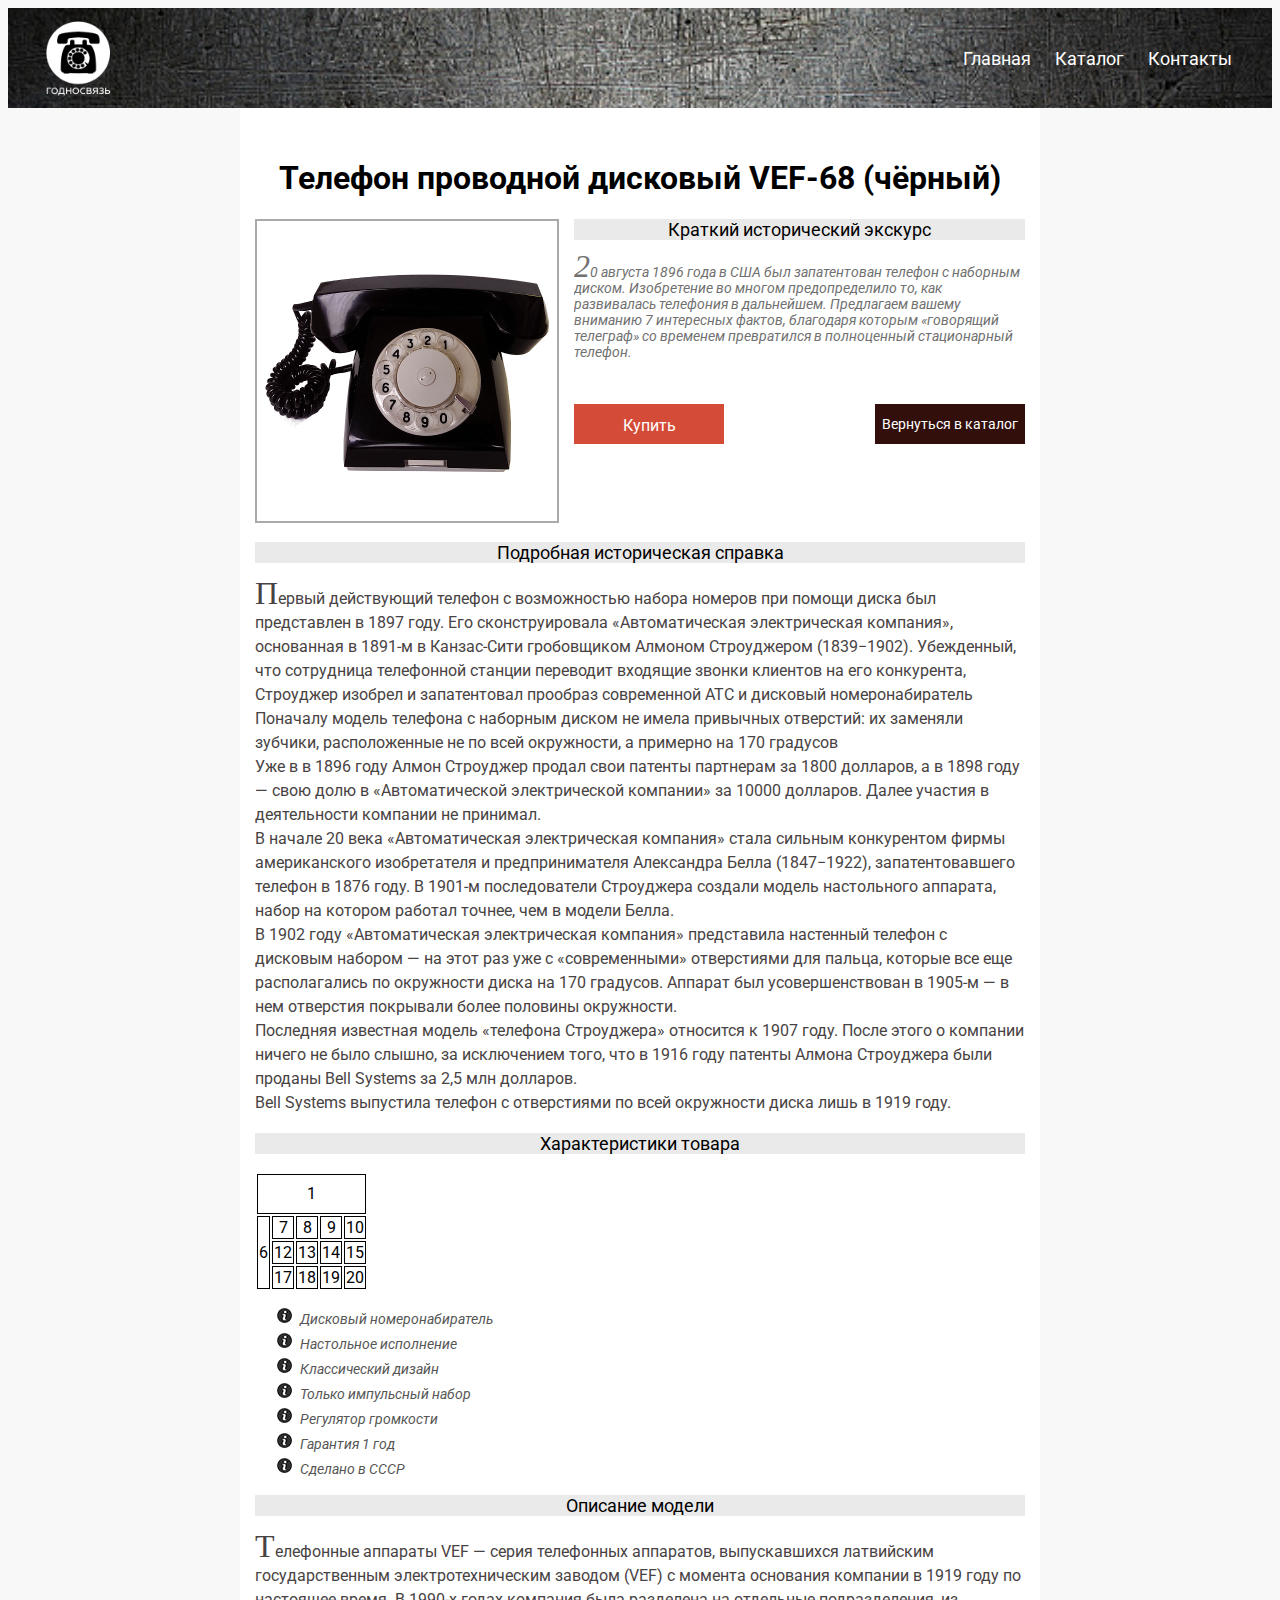
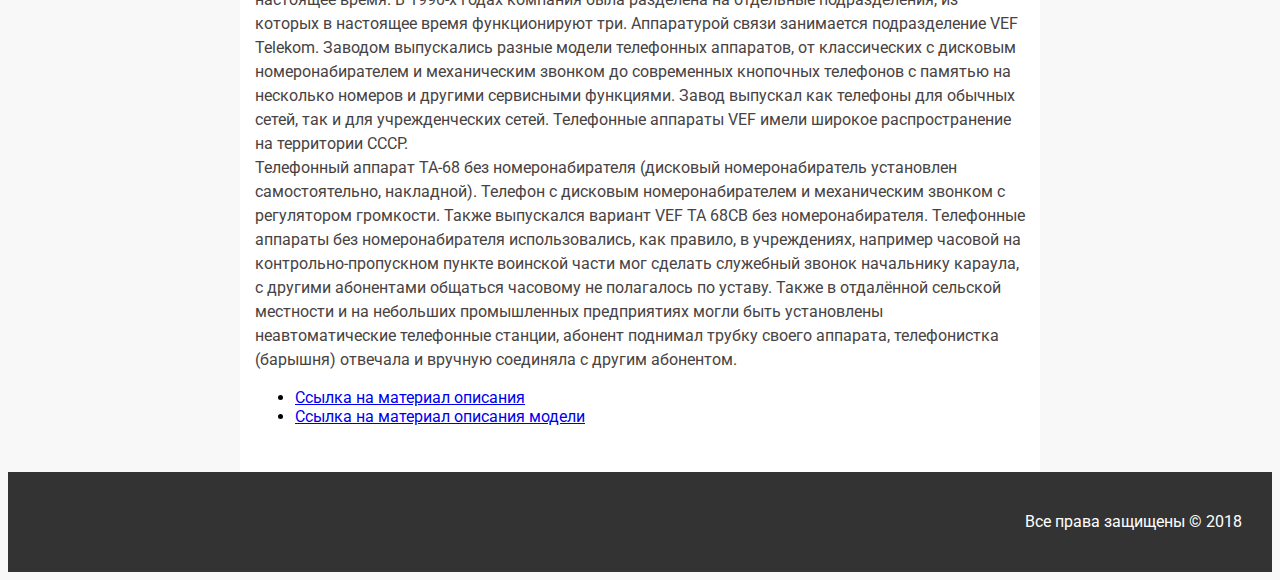
<file: my-pojects/lesson1 - lesson5/catalog/product_1.html>
<!DOCTYPE html>
<html lang="en">
<head>
	<meta charset="UTF-8">
	<title>Телефон проводной дисковый VEF-68 (цвет-чёрный)</title>
	<link rel="stylesheet" href="../css/style.css">
	<link href="https://fonts.googleapis.com/css?family=Roboto" rel="stylesheet">
</head>
<body>
	<div class="header">
		<div class="logo"></div>
		<ul class="menu">
			<li><a href="../index.html">Главная</a></li>
			<li><a href="../catalog.html">Каталог</a></li>
			<li><a href="../contacts.html">Контакты</a></li>
		</ul>
	</div>
	<div class="contanier">
		<h1>Телефон проводной дисковый VEF-68 (чёрный)</h1>
		<div class="row">
			<div class="product_img">
				<a href="../img/vef68.jpg" target="_blank"><img src="../img/vef68.jpg" alt="Телефон проводной дисковый VEF-68 (чёрный)"></a>
			</div>
			<div class="product_description">
				<h3 class="bg-h3">Краткий исторический экскурс</h3>
				<p class="short-discription first-letter-big">20 августа 1896 года в США был запатентован телефон с наборным диском. Изобретение во многом предопределило то, как развивалась телефония в дальнейшем. Предлагаем вашему вниманию 7 интересных фактов, благодаря которым «говорящий телеграф» со временем превратился в полноценный стационарный телефон.</p>
				<a class="button" href="#">Купить</a>
				<a class="back_to_catalog" href="../catalog.html">Вернуться в каталог</a>
			</div>
		</div>
		<div class="row">
			<h3 class="bg-h3">Подробная историческая справка</h3>
			<p class="full-discription first-letter-big">Первый действующий телефон с возможностью набора номеров при помощи диска был представлен в 1897 году. Его сконструировала «Автоматическая электрическая компания», основанная в 1891-м в Канзас-Сити гробовщиком Алмоном Строуджером (1839−1902). Убежденный, что сотрудница телефонной станции переводит входящие звонки клиентов на его конкурента, Строуджер изобрел и запатентовал прообраз современной АТС и дисковый номеронабиратель<br>Поначалу модель телефона с наборным диском не имела привычных отверстий: их заменяли зубчики, расположенные не по всей окружности, а примерно на 170 градусов <br> Уже в в 1896 году Алмон Строуджер продал свои патенты партнерам за 1800 долларов, а в 1898 году — свою долю в «Автоматической электрической компании» за 10000 долларов. Далее участия в деятельности компании не принимал. <br> В начале 20 века «Автоматическая электрическая компания» стала сильным конкурентом фирмы американского изобретателя и предпринимателя Александра Белла (1847−1922), запатентовавшего телефон в 1876 году. В 1901-м последователи Строуджера создали модель настольного аппарата, набор на котором работал точнее, чем в модели Белла. <br> В 1902 году «Автоматическая электрическая компания» представила настенный телефон с дисковым набором — на этот раз уже с «современными» отверстиями для пальца, которые все еще располагались по окружности диска на 170 градусов. Аппарат был усовершенствован в 1905-м — в нем отверстия покрывали более половины окружности. <br> Последняя известная модель «телефона Строуджера» относится к 1907 году. После этого о компании ничего не было слышно, за исключением того, что в 1916 году патенты Алмона Строуджера были проданы Bell Systems за 2,5 млн долларов. <br> Bell Systems выпустила телефон с отверстиями по всей окружности диска лишь в 1919 году.</p>
			<h3 class="bg-h3">Характеристики товара</h3>
			<table class="options_table">
				<tr>
					<td colspan="5">1</td>
				</tr>
				<tr>
					<td rowspan="3">6</td>
					<td>7</td>
					<td>8</td>
					<td>9</td>
					<td>10</td>
				</tr>
				<tr>
					<td>12</td>
					<td>13</td>
					<td>14</td>
					<td>15</td>
				</tr>
				<tr>
					<td>17</td>
					<td>18</td>
					<td>19</td>
					<td>20</td>
				</tr>
			</table>
			<ul class="options">
				<li>Дисковый номеронабиратель</li>
				<li>Настольное исполнение</li>
				<li>Классический дизайн</li>
				<li>Только импульсный набор</li>
				<li>Регулятор громкости</li>
				<li>Гарантия 1 год</li>
				<li>Сделано в СССР</li>
			</ul>
			<h3 class="bg-h3">Описание модели</h3>
			<p class="full-discription first-letter-big">Телефонные аппараты VEF — серия телефонных аппаратов, выпускавшихся латвийским государственным электротехническим заводом (VEF) с момента основания компании в 1919 году по настоящее время. В 1990-х годах компания была разделена на отдельные подразделения, из которых в настоящее время функционируют три. Аппаратурой связи занимается подразделение VEF Telekom. Заводом выпускались разные модели телефонных аппаратов, от классических с дисковым номеронабирателем и механическим звонком до современных кнопочных телефонов с памятью на несколько номеров и другими сервисными функциями. Завод выпускал как телефоны для обычных сетей, так и для учрежденческих сетей. Телефонные аппараты VEF имели широкое распространение на территории СССР. <br>
				Телефонный аппарат ТА-68 без номеронабирателя (дисковый номеронабиратель установлен самостоятельно, накладной). Телефон с дисковым номеронабирателем и механическим звонком с регулятором громкости. Также выпускался вариант VEF TA 68CB без номеронабирателя. Телефонные аппараты без номеронабирателя использовались, как правило, в учреждениях, например часовой на контрольно-пропускном пункте воинской части мог сделать служебный звонок начальнику караула,  с другими абонентами общаться часовому не полагалось по уставу. Также в отдалённой сельской местности и на небольших промышленных предприятиях могли быть установлены неавтоматические телефонные станции, абонент поднимал трубку своего аппарата, телефонистка (барышня) отвечала и вручную соединяла с другим абонентом.</p>
				<ul>
					<li>
						<a href="https://www.popmech.ru/history/14601-istoriya-telefona-s-diskovym-naborom/" target="_blank">Ссылка на материал описания</a>
					</li>
					<li>
						<a href="http://alldect.ru/arhiv-modeley/vef_68_black-detail" target="_blank">Ссылка на материал описания модели</a>
					</li>
				</ul>
			</div>
		</div>
		<div class="footer">
			<p class="al-c">Все права защищены &copy; 2018</p>
		</div>
	</body>
	</html>
</file>
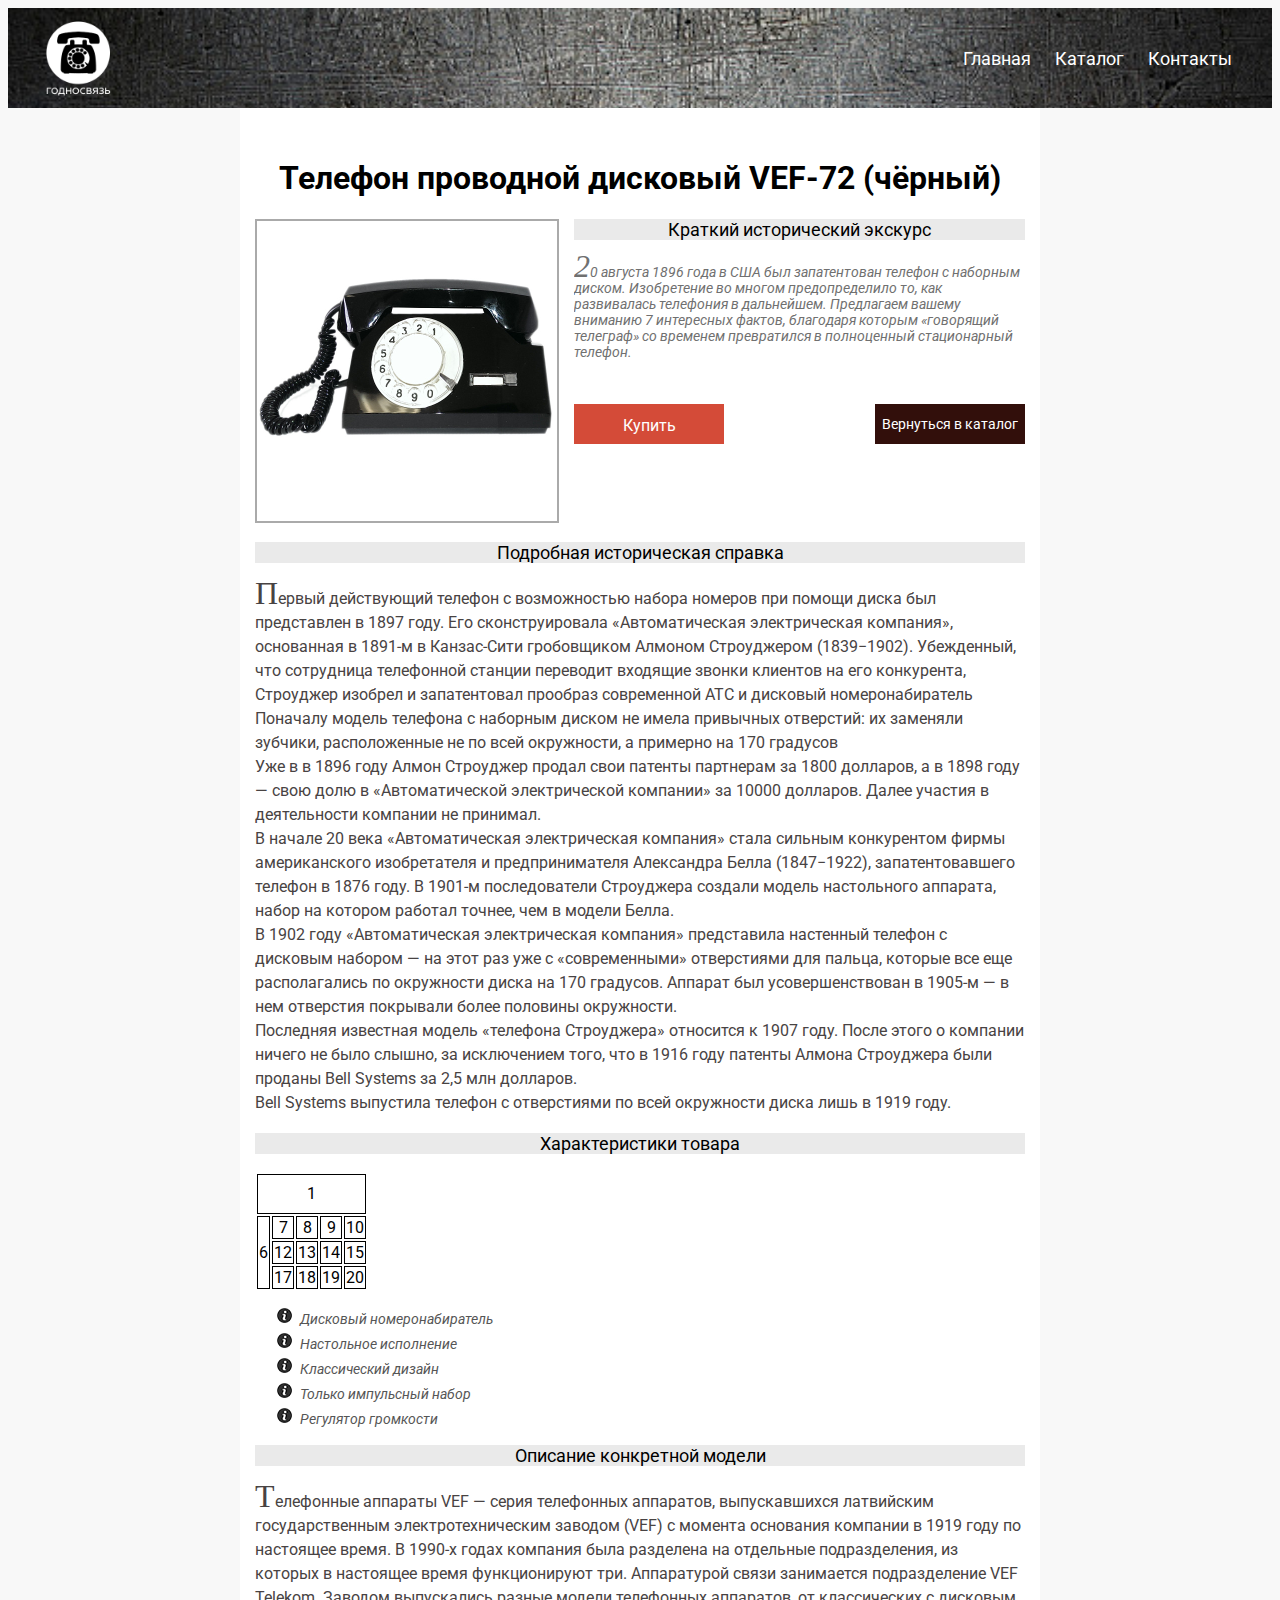
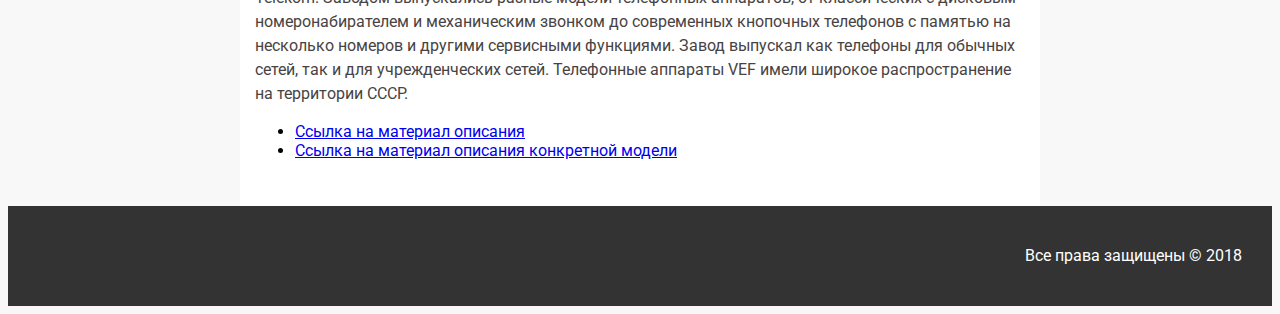
<file: my-pojects/lesson1 - lesson5/catalog/product_2.html>
<!DOCTYPE html>
<html lang="en">
<head>
	<meta charset="UTF-8">
	<title>Телефон проводной дисковый VEF-72 (чёрный)</title>
	<link rel="stylesheet" href="../css/style.css">
	<link href="https://fonts.googleapis.com/css?family=Roboto" rel="stylesheet">
</head>
<body>
	<div class="header">
		<div class="logo"></div>
		<ul class="menu">
			<li><a href="../index.html">Главная</a></li>
			<li><a href="../catalog.html">Каталог</a></li>
			<li><a href="../contacts.html">Контакты</a></li>
		</ul>
	</div>
	<div class="contanier">
		<h1>Телефон проводной дисковый VEF-72 (чёрный)</h1>
		<div class="row">
			<div class="product_img">
				<a href="../img/vef72.jpg" target="_blank"><img class="border-img" src="../img/vef72.jpg" alt="Телефон проводной дисковый VEF-72 (чёрный)"></a>
			</div>
			<div class="product_description">
				<h3 class="bg-h3">Краткий исторический экскурс</h3>
				<p class="short-discription first-letter-big">20 августа 1896 года в США был запатентован телефон с наборным диском. Изобретение во многом предопределило то, как развивалась телефония в дальнейшем. Предлагаем вашему вниманию 7 интересных фактов, благодаря которым «говорящий телеграф» со временем превратился в полноценный стационарный телефон.</p>
				<a class="button" href="#">Купить</a>
				<a class="back_to_catalog" href="../catalog.html">Вернуться в каталог</a>
			</div>
		</div>
		<div class="row">
			<h3 class="bg-h3">Подробная историческая справка</h3>
			<p class="full-discription first-letter-big">Первый действующий телефон с возможностью набора номеров при помощи диска был представлен в 1897 году. Его сконструировала «Автоматическая электрическая компания», основанная в 1891-м в Канзас-Сити гробовщиком Алмоном Строуджером (1839−1902). Убежденный, что сотрудница телефонной станции переводит входящие звонки клиентов на его конкурента, Строуджер изобрел и запатентовал прообраз современной АТС и дисковый номеронабиратель<br>Поначалу модель телефона с наборным диском не имела привычных отверстий: их заменяли зубчики, расположенные не по всей окружности, а примерно на 170 градусов <br> Уже в в 1896 году Алмон Строуджер продал свои патенты партнерам за 1800 долларов, а в 1898 году — свою долю в «Автоматической электрической компании» за 10000 долларов. Далее участия в деятельности компании не принимал. <br> В начале 20 века «Автоматическая электрическая компания» стала сильным конкурентом фирмы американского изобретателя и предпринимателя Александра Белла (1847−1922), запатентовавшего телефон в 1876 году. В 1901-м последователи Строуджера создали модель настольного аппарата, набор на котором работал точнее, чем в модели Белла. <br> В 1902 году «Автоматическая электрическая компания» представила настенный телефон с дисковым набором — на этот раз уже с «современными» отверстиями для пальца, которые все еще располагались по окружности диска на 170 градусов. Аппарат был усовершенствован в 1905-м — в нем отверстия покрывали более половины окружности. <br> Последняя известная модель «телефона Строуджера» относится к 1907 году. После этого о компании ничего не было слышно, за исключением того, что в 1916 году патенты Алмона Строуджера были проданы Bell Systems за 2,5 млн долларов. <br> Bell Systems выпустила телефон с отверстиями по всей окружности диска лишь в 1919 году.</p>
			<h3 class="bg-h3">Характеристики товара</h3>
			<table class="options_table">
				<tr>
					<td colspan="5">1</td>
				</tr>
				<tr>
					<td rowspan="3">6</td>
					<td>7</td>
					<td>8</td>
					<td>9</td>
					<td>10</td>
				</tr>
				<tr>
					<td>12</td>
					<td>13</td>
					<td>14</td>
					<td>15</td>
				</tr>
				<tr>
					<td>17</td>
					<td>18</td>
					<td>19</td>
					<td>20</td>
				</tr>
			</table>
			<ul class="options">
				<li>Дисковый номеронабиратель</li>
				<li>Настольное исполнение</li>
				<li>Классический дизайн</li>
				<li>Только импульсный набор</li>
				<li>Регулятор громкости</li>
			</ul>
			<h3 class="bg-h3">Описание конкретной модели</h3>
			<p class="full-discription first-letter-big">Телефонные аппараты VEF — серия телефонных аппаратов, выпускавшихся латвийским государственным электротехническим заводом (VEF) с момента основания компании в 1919 году по настоящее время. В 1990-х годах компания была разделена на отдельные подразделения, из которых в настоящее время функционируют три. Аппаратурой связи занимается подразделение VEF Telekom. Заводом выпускались разные модели телефонных аппаратов, от классических с дисковым номеронабирателем и механическим звонком до современных кнопочных телефонов с памятью на несколько номеров и другими сервисными функциями. Завод выпускал как телефоны для обычных сетей, так и для учрежденческих сетей. Телефонные аппараты VEF имели широкое распространение на территории СССР.</p>
			<ul>
				<li>
					<a href="https://www.popmech.ru/history/14601-istoriya-telefona-s-diskovym-naborom/" target="_blank">Ссылка на материал описания</a>
				</li>
				<li>
					<a href="http://alldect.ru/statsionarnye-telefony/telefon-diskovyj-vef-72-sssr-1980-1982g-v-mekhanicheskij-zvonok-s-gosrezerva-min-va-oborony-detail" target="_blank">Ссылка на материал описания конкретной модели</a>
				</li>
			</ul>
		</div>
	</div>
	<div class="footer">
		<p class="al-c">Все права защищены &copy; 2018</p>
	</div>
</body>
</html>
</file>
<file: my-pojects/lesson1 - lesson5/css/style.css>
body{
	background-color: #f8f8f8;
	font-family: 'Roboto', sans-serif;
}
.header{
background-image: url(../img/header_background.jpg);
background-repeat: no-repeat;
-webkit-background-size: cover;
background-size: cover;
	height: 100px;
}
.logo{
-webkit-background-size: cover;
background-size: cover;
	background-image: url(../img/icon/godno_logo.png);
	width: 80px;
	height: 80px;
	float: left;
	margin-top: 10px;
	margin-left: 30px;
}
.contanier{
	background-color: #FFF;
	width: 800px;
	margin: 0 auto;
	padding: 30px 15px 30px 15px;
	-webkit-box-sizing: border-box;
	-moz-box-sizing: border-box;
	box-sizing: border-box;
}
.footer{
	background-color:  #333;	
	color: 	#fff;
	height: 100px;
}
.footer p{
	margin: 40px 30px 0px 0px;
	float: right;
}
.menu{
margin: 40px 30px 0px 0px;
padding: 0px;
float: right;
}
.menu li a{
	text-decoration: none;
	color: #fff;
	font-size: 18px;
}
.menu li a:hover{
	color: #999;
}
.menu li{
	margin: 10px 10px;
	display: inline;
	list-style-type: none;
}
.text-gradient{
	 background: -webkit-linear-gradient(#BBB, #333);
  -webkit-background-clip: text;
  -webkit-text-fill-color: transparent;
}
.al-c{
	text-align: center;
}
.fz-24{
	font-size: 24px;
}
.bg-h3{
	color:#000;
	font-size: 18px;
	font-weight: 400;
	background: #eaeaea;
}
.short-discription{
	color: #707070;
	font-size: 14px;
	font-style: italic;
	line-height: 16px;
}
.full-discription{
	color: #484343;
	font-size: 16px;
	font-weight: 400;
	line-height: 24px;
	text-align: left;
}
.options li{
	list-style: none;
	list-style-image: url(../img/icon/list-item.png);
	margin:5px 5px;

	color: #565656;
	font-style: italic;
	font-size: 14px;
}

.prod-preview{
	display: inline-block;
	width: 200px;
	border: 1px solid #333;
	margin: 15px;
	padding: 5px;
	box-shadow: 0 0 10px rgba(0,0,0,0.5);
	text-align: center;
}
.prod-preview:hover{
	box-shadow: 0 0 10px rgba(191, 191, 191, .5019607843137255);
}
.prod-preview a{
	text-decoration: none;
	color: #333;
}
.contanier{
	text-align: center;
}
.list-st-dec-none{
	list-style-type: none;
	padding-left: 15px;
}
.line-height-24{
	line-height: 24px;
}
.feedback{
	padding: 30px;
	background: #555;
	text-align: center;
	color: #fff;

}
.feedback h3{
	margin: 0px;
	padding: 0px;
}
form div{
	margin: 15px;
	font-size: 14px;
}
input, textarea{
	border-radius: 5px;
	box-shadow: inset 0px 0px 10px rgba(0,0,0,0.3);
	padding: 5px;
	color: darkgreen;
	font-style: italic;
	font-weight: bold;
	text-transform: capitalize;
}
input[type="text"]{
	width: 200px;
	height: 25px;
}
.form-group div{
	display: inline-block;
}
input[placeholder="yourEmail@domain.ru"]:focus{
	background-color: #D4F6F5;
	color: red;
}
.options_table td{
	border: 1px solid #000;
}
.first-letter-big:first-letter{
	font-size: 32px;
	font-family: "Times New Roman", Times, Baskerville, Georgia, serif;
}
.options_table tr:first-child{
	height: 40px;
}
.product_img{
	float: left;
}
.product_img img{
	width: 300px;
	margin-bottom: 15px;
	margin-right: 15px;
	background-color: #aaa;
	padding: 2px;
}
.product_description{
	overflow: hidden;
	margin-top: 0px;
}
.row{
	clear: both;
}
.options, .row ul{
	text-align: left;
}
.product_description h3{
	margin-top: 0px;
}
.product_description p{
	text-align: left;
}
a.button {
  color: #fff;
  text-decoration: none; 
  user-select: none; 
  background: rgb(212,75,56);  
  outline: none;
  display: block;
  width: 150px;
  height: 40px;
  padding-top: 12px;
  -webkit-box-sizing: border-box;
  -moz-box-sizing: border-box;
  box-sizing: border-box;
  margin-top: 30px;
  float: left;
} 
a.button:hover { background: rgb(232,95,76); } 
a.button:active { background: rgb(152,15,0); } 
a.back_to_catalog{
	  color: #fff;
  text-decoration: none; 
  user-select: none; 
  background: rgb(50, 15, 11);  
  outline: none;
  display: block;
  width: 150px;
  height: 40px;
  -webkit-box-sizing: border-box;
  -moz-box-sizing: border-box;
  box-sizing: border-box;
  margin-top: 30px;
  float: right;
  font-size: 14px;
  padding-top: 12px;
}
a.back_to_catalog:hover {
	background: rgb(201, 201, 201);
	color: #000;
} 
a.back_to_catalog:active { background: rgb(128, 128, 128); }
</file>
<file: my-pojects/lesson7/css/style.css>
@import url('https://fonts.googleapis.com/css?family=Montserrat:100,300,400,500,600,700&subset=cyrillic');
@font-face {
font-family: 'Gotham Pro Light';
src: url('../font/GothamPro-Light.eot');
src: url('../font/GothamPro-Light.eot?#iefix') format('embedded-opentype'),
url('../font/GothamPro-Light.woff') format('woff'),
url('../font/GothamPro-Light.ttf') format('truetype');
font-weight: normal;
font-style: normal;
}
*{
	margin: 0px;
	padding: 0px;
}
body{
	font-family: 'Montserrat', sans-serif;
}
.container{
	max-width: 1396px !important;
}
.header .row{
	justify-content: space-between;
	padding: 0 98px !important;
	margin: 0;
}
.header .logo{
	margin-top: 62px;
}
@media screen and (max-width: 1040px) {
	.menu{
		margin-right: 0 !important;
	}
}
.menu{
	float: right;
	margin-top: 48px;
	margin-right: 62px;
	list-style-type: none;
}
.menu li{
	float: left;
}
.menu li a{
	display: block;
	text-decoration: none;
	padding: 0 15px;
	height: 42px;
	color:  #8c8c8c;
	font-size: 14px;
	font-weight: 600;
	line-height: 48px;
}
.menu li a span i{
	font-size: 20px;
}
.menu li a:hover{
	color:  #212121;
	font-size: 14px;
	font-weight: 700;
	line-height: 48px;
	border-bottom: 3px solid #000;
}
.slider{
	background-image: url(../images/header-img.jpg);
	margin-bottom: 112px;
	height: 800px;
}
.slider .slide_text{
	padding-left: 98px;
	padding-top: 276px;
}
.slide_text{
	
}
.slide_text h3{
	color:  #43a047;
	font-size: 18px;
	font-weight: 700;
	line-height: 28px;
	letter-spacing: 1.5px;
}
.slide_text h1{
	color:  #212121;
	font-size: 62px;
	font-weight: 100;
	line-height: 72px;
	letter-spacing: -4.5px;
	word-spacing: 13px;
	padding-bottom: 13px;
}
.slide_text p{
	color:  #6c6c6c;
	font-size: 14px;
	font-weight: 300;
	line-height: 24px;
	margin-bottom: 28px;
	word-spacing: -0.8px;
}
.slide_text a, .exclusive_item a, .exclusive_item_prod a{
	display: block;
	width: 212px;
	height: 45px;
	border-radius: 25px;
	background-color:  #ffffff;
	box-shadow: 0px 2px 4.85px 0.15px rgba(33, 33, 33, 0.35);
	color:  #212121;
	font-size: 18px;
	font-weight: 700;
	line-height: 24px;
	text-align: center;
	line-height: 47px;
	text-decoration: none;
	letter-spacing: 3px;
	margin-left: 2px;
}
.slide_text a i{
	margin-left: 12px;
}
.slide_text a:hover{	
	color:  #939393;
	box-shadow: 0px 2px 4.85px 0.15px rgba(33, 33, 33, 0.50);
}
@media screen and (max-width: 1320px){
	.featured_product{ padding: 0 !important; }
}
.featured_product{
	padding: 0 98px;
	margin-bottom: 86px;
}
.featured_menu{
	list-style-type: none;
}
.featured_menu li{
	float: left;
	border-bottom: 1px solid #000;
}
.featured_menu li a{
	display: block;
	padding: 0 10px;
	padding-right: 19px;
	margin-top: 0px;
	text-decoration: none;
	color:  #6c6c6c;
	font-size: 36px;
	line-height: 45px;
	font-weight: 700;
	letter-spacing: -1.5px;
	height: 56px;
}
.row_c{
	margin-bottom: 57px;
	height: 50px;
}
.featured_menu li a:hover{
	display: block;
	color:  #212121;
	font-size: 36px;
	font-weight: 700;
	line-height: 43px;
	border-bottom: 2px solid #000;
}
.featured_menu li a:focus{
	display: block;
	color:  #212121;
	font-size: 36px;
	font-weight: 700;
	line-height: 43px;
	border-bottom: 2px solid #000;
}
.row_c a{
	float: right;
	margin-top: 21px;
	text-decoration: none;
	color: #212121;
	font-size: 18px;
	font-weight: 700;
	line-height: 24px;
	letter-spacing: 2.9px;
	word-spacing: -1px;
}
.row_c a:hover{
	color: #aaa;
}
.item{
	margin-bottom: 30px;
}
.item img{
	width: 100%;
}
.item a:hover{
	outline-width: 1px;
	outline-color:  #7C7C7C;
	outline-style: solid;
}
.item a{
	display: block;
	/*width: 270px;*/
	height: 98%;
	text-decoration: none;
}
.featured_product .item:first-child{
	margin-left: 0px;
}
.featured_product .item:last-child{
	margin-right: 0px;
}
.item a .hover_effect{
	display: none;
	position: absolute;
	text-align: center;
}
.item a:hover img{
	background-color:  #ffffff;
	opacity: 0.1;
	/*width: 270px;
	height: 270px;*/
}
.item a:hover .hover_effect{
	display: block;
}
.item a .hover_effect .icon{
	display: -webkit-flex;
	display: -moz-flex;
	display: -ms-flex;
	display: -o-flex;
	display: flex;
	-ms-align-self: center;
	align-self: center;
	margin-left: 39%;
	margin-top: 22%;
}
.icon span{
	display: block;
	width: 48px;
	height: 48px;
	background: #fff;
	border-radius: 50%;
	box-shadow: 0px 2px 4.85px 0.15px rgba(33, 33, 33, 0.35);
}
.icon span i{
	margin-top: 3px;
	margin-left: 2px;
	font-size: 40px;
	color: #000;
}
.item a .hover_effect h4{
	margin-top: 13px;
	padding-right: 17px;
	color: #212121;
	font-size: 21.91px;
	font-weight: 700;
	line-height: 30px;
	letter-spacing: -0.5px;
}
.item a .hover_effect p{
padding: 9px 29px;
margin-right: 17px;
color: #6c6c6c;
font-size: 14px;
font-weight: 500;
line-height: 22px;
text-align: center;
word-spacing: -2px;
}
.exclusive{
margin: 0px !important;
}
.exclusive_item{
padding: 0 !important;
}
.exclusive_item img{
width: 100%;
}
.exclusive_item .desc{
position: absolute;
top: 32%;
left: 7%;
}
.exclusive_item i{
padding-left: 22px;
}
.exclusive_item h3, .exclusive_item_prod h3{
color:  #1e88e5;
font-size: 18px;
font-weight: 700;
line-height: 33px;
letter-spacing: 1.5px;
}
.exclusive_item h1, .exclusive_item_prod h1{
color:  #212121;
font-size: 36px;
font-weight: 700;
margin-bottom: 10px;
letter-spacing: -1px;
}
.exclusive_item p, .exclusive_item_prod p{
color:  #6c6c6c;
font-size: 13.99px;
font-weight: 400;
line-height: 24px;
margin-bottom: 34px;
}
.exclusive_item a:hover, .exclusive_item_prod a:hover{
color:  #939393;
box-shadow: 0px 2px 4.85px 0.15px rgba(33, 33, 33, 0.50);
}
.trending_products{
	margin-top: 109px;
	margin-bottom: 80px;
	padding: 0 98px;
}

.row_c h1{
float: left;
color:  #212121;
font-size: 36px;
font-weight: 700;
}
.hot_deal{
height: 800px;
padding-left: 98px;
background-image: url(../images/slider-hot_deal.jpg);
margin-bottom: 120px;
}
.hot_deal .slide_text h3{
padding-top: 287px;
color: red;
}
.exclusive_prod{
display: -webkit-flex;
display: -moz-flex;
display: -ms-flex;
display: -o-flex;
display: flex;
margin-bottom: 90px;
padding: 0 100px;

}
.exclusive_item_prod{
margin-bottom: 30px;
}
.exclusive_item_prod .desc{
position: absolute;
top: 31%;
left: 2%;
}
.exclusive_item_prod img{
width: 100%;
}
.exclusive_prod i{
padding-left: 22px;
}

.exclusive_item_prod h3{
padding-left: 30px;
}
.exclusive_item_prod h1{
margin-left: 30px;
}
.exclusive_item_prod p{
margin-left: 30px;
}
.exclusive_item_prod a{
margin-left: 30px;
}
.items_small{
margin-bottom: 25px;
}
.items_small a{
margin: 0px;
}
.items_small img{
width: 100%;
}
.items_small a:hover{
	outline-width: 1px;
	outline-color:  #7C7C7C;
	outline-style: solid;
}
.items_small a:hover img{
	background-color:  #ffffff;
	opacity: 0.1;
}
.mobile_app{
background-image: url(../images/back-img.jpg);
height: 516px;
}
.mobile_app_text{
padding-top: 118px;
padding-left: 100px;
width: 580px;
}
.mobile_app_text h3{
color:  #6c6c6c;
font-size: 18px;
font-weight: 700;
line-height: 30px;
padding-bottom: 0;
}
.mobile_app_text h1{
color:  #212121;
font-size: 62px;
font-weight: 200;
line-height: 70px;
margin-bottom: 15px;
text-transform: uppercase;
}
.mobile_app_text p{
margin-left: 0;
margin-bottom: 25px;
color:  #6c6c6c;
font-size: 22px;
font-weight: 300;
line-height: 24px;
word-spacing: -1px;
letter-spacing: -0.4px;
}
.mobile_app_text a{
text-decoration: none;
margin-left: 0;
margin-right: 10px;
}
.mobile_app_text a:hover img{
opacity: 0.7;
}
.footer{
background-color: #f7f7f7;
}
.footer_menu{
padding: 0 113px;
margin-bottom: 38px;
}
.footer_menu>div{
padding-top: 116px;
padding-left: 0;
}
.footer_menu ul{
list-style-type: none;
-webkit-column-count: 2;
-moz-column-count: 2;
-o-column-count: 2;
column-count: 2;
}
.footer_menu ul a{
text-decoration: none;
text-transform: uppercase;
color:  #212121;
font-size: 14px;
font-weight: 700;
line-height: 26px;
}
.footer_menu h3{
margin-bottom: 12px;
}
.footer_menu p{
color:  #212121;
font-size: 14px;
font-weight: 500;
line-height: 22px;
margin-bottom: 24px;
}
.footer_menu a:hover{
color: #888;
}
.form_wrap{
margin: 0px;
border-width: 1px;
border-color: #d9dee1;
border-style: solid;
background-color: #ffffff;
width: 100%;
height: 46px;
}
input[type="email"]:focus {
color: black;
font-weight: 600;
}
input[type="email"] {
border: none;
outline: none;
-webkit-appearance: none;
width: 89%;
color: #6c6c6c;
font-size: 16px;
font-weight: 500;
padding: 14px 0px 12px 15px;
}
button[type="submit"]{
margin: 0px;
padding: 0px;
height: 44px;
width: 9%;
border: none;
-webkit-appearance: none;
outline: none;
background-color: #fff;
border-left: 1px solid #dadada;
}
button i{
font-size: 17px;
}
button i:hover{
color: #aaa;
cursor: pointer
}
.copyright{
display: -webkit-flex;
display: -moz-flex;
display: -ms-flex;
display: -o-flex;
display: flex;
flex-wrap: wrap;
justify-content: space-between;
margin-top: 10px;
padding: 0px 92px;
}
.social{
display: -webkit-flex;
display: -moz-flex;
display: -ms-flex;
display: -o-flex;
display: flex;
flex-wrap: wrap;
justify-content: center;
margin-bottom: 10px;
}
.social span{
display: block;
width: 28px;
height: 28px;
background-color: #6c6c6c;
border-radius: 50%;
margin: 4px;
}
.social span img{
width: 22px;
height: 21px;
padding-left: 8px;
padding-top: 7px;
}
.social span i{
padding-left: 9px;
padding-top: 7px;
font-size: 13px;
color: #fff;
}
.copyright p{
color:  #6c6c6c;
font-size: 12px;
font-weight: 700;
line-height: 26px;
text-transform: uppercase;
text-align: center;
margin-bottom: 10px;
}
.social a:hover span{
background-color: #000000;
}
.copyright p a{
text-decoration: none;
color:  #6c6c6c;
font-size: 12px;
font-weight: 700;
line-height: 26px;
}
.copyright p a:hover{
color: #CCC;
}
.slider-effect{
display: -webkit-flex;
display: -moz-flex;
display: -ms-flex;
display: -o-flex;
display: flex;
flex-wrap: wrap;
justify-content: center;
margin-top: 141px;
}
.slider-effect span{
margin: 5px;
background-color:  rgba(33, 33, 33, 0.2);
width: 30px;
height: 30px;
border-radius: 50%;
}
.slider-effect span:nth-child(2){
margin-top: 0px;
background-color:  #212121;
width: 40px;
height: 40px;
}
.slider-effect span:hover{
margin-top: 5px;
background-color:  #808080;
width: 30px;
height: 30px;
}
.slider-effect span:nth-child(2):hover{
margin-top: 0px;
background-color:  #808080;
width: 40px;
height: 40px;
border: 5px solid #212121;
}
.hot_deal .slide_text{
margin-bottom: 210px;
}
.wrap{
height: 360px;
background-color: #f5f5f5;
}
.wrap h1{
color: #212121;
font-size: 62px;
font-weight: 100;
line-height: 72px;
padding-top: 105px;
letter-spacing: -3px;
word-spacing: 5px;
margin-right: 70px;
}

.tab-control{
list-style-type: none;
padding-left: 111px;
margin-bottom: 50px;
}
.tab-control li{
float: left;
border-bottom: 1px solid #000;
}
.tab-control li a{
display: block;
padding: 0 15px;
margin-top: 0px;
text-decoration: none;
color: #6c6c6c;
font-size: 18px;
line-height: 45px;
font-weight: 700;
letter-spacing: 1px;
height: 49px;
}
.tab-control li a:hover{
display: block;
color:  #212121;
font-size: 18px;
font-weight: 700;
line-height: 43px;
border-bottom: 2px solid #000;
}
.tab-control li a:focus{
display: block;
color:  #212121;
font-size: 18px;
font-weight: 700;
line-height: 43px;
border-bottom: 2px solid #000;
}.row.wrap{
	margin-bottom: 56px;
}
.row.products{
	display: -webkit-flex;
	display: -moz-flex;
	display: -ms-flex;
	display: -o-flex;
	display: flex;
	margin-bottom: 40px;
}
.row.products div img{
	width: 100%;
}

.row.products div{
	margin-bottom: 26px;
}
.row.products div a{
	display: block;
	height: 98%;
}
.row.products div a:hover{
	outline-width: 1px;
	outline-color:  #7C7C7C;
	outline-style: solid;
	background-color: #fff;
	opacity: 0.3;
}
.load{
	justify-content: center;
	font-size: 30px;
	transform: scale(1,-1);
	margin-bottom: 140px;
}
@-webkit-keyframes rotate {
  from {
    -webkit-transform: rotate(0deg);
  }
  to { 
    -webkit-transform: rotate(360deg);
  }
}
.load:hover
{
  -webkit-animation-name:             rotate; 
  -webkit-animation-duration:         0.7s; 
  -webkit-animation-iteration-count:  infinite;
  -webkit-transition-timing-function: linear;
}
.main_menu{
	display: -webkit-flex;
 	display: -moz-flex;
 	display: -ms-flex;
 	display: -o-flex;
 	display: flex;
 	justify-content: center;
 	height: 70px;
 	background-color: #f4f4f4;
 	margin-top: 30px;
 	margin-bottom: 72px;
}
.main_menu ul{
  padding-top: 23px;
}
.main_menu ul li{
	float: left;
	list-style-type: none;
	font-size: 17.99px;
	font-weight: 700;
	text-align: center;
	transform: scaleY(1.0006);
}
.main_menu ul li a{
	display: block;
	text-decoration: none;
	margin: 0 20px;
	color:  #6c6c6c;
}
.main_menu ul li a:hover{
	color:  #212121;
	font-weight: 700;
}
.prod_promo{
	text-align: center;
	margin-bottom: 30px;
}
.main .cont{
	padding: 0 98px;
	margin-bottom: 227px;
}
.prod_slider img{
	width: 100%;
	margin-bottom: 6px;
}
.prod_slider .row{
	justify-content: center;
}
.prod_slider .row div{
	margin-right: 10px;
}
.prod_slider .row div img:hover{
	outline: 1px solid #000;
	opacity: 0.1;
}
.cont .prod_promo{
	padding-top: 42px;
	padding-left: 36px;
  padding-right: 45px;
}
.prod_promo h1{
	margin-bottom: 10px;
}
.prod_promo h3{
	margin-bottom: 35px;
	color:  #e53935
}
.price{
	font-family: 'Gotham Pro Light';
	color:  #212121;
	font-size: 72px;
	font-weight: 300;
	line-height: 48px;
	margin-right: 50px;
	margin-bottom: 30px;
	position: relative;
}
.price i{
	font-size: 35px;
}
.price span{
	position: absolute;
  font-size: 36px;
  top: 9px;
}
.buy_button{
	margin-bottom: 47px;
}
.buy_button a{
	display: block;
	height: 70px;
	border-radius: 35px;
	background-color:  #f44336;
	box-shadow: 0px 2px 4.85px 0.15px rgba(33, 33, 33, 0.35);
	color:  #fff;
	padding-top: 10px;
	font-size: 22px;
	font-weight: 600;
	line-height: 24px;
	text-align: center;
	line-height: 47px;
	text-decoration: none;
	letter-spacing: 3px;
	margin-left: 2px;
}
.buy_button a:hover{
	color: #C4C4C4;
  box-shadow: 0px 2px 4.85px 0.15px rgba(33, 33, 33, 0.50);
}
.prod_description{
	text-align: left;
}
.prod_description p{
	padding-left: 8px;
	margin-bottom: 12px;
	font-size: 16px;
	line-height: 24px;
}
.contacts{
	padding: 0 98px;
	margin-bottom: 122px;
	margin-top: 70px;
}
.contact_item{
	margin-bottom: 30px;
}
.contact_item{
	border: 1px solid #000;
	text-align: center;
	padding: 50px 50px;
}
.contact_item i{
	font-size: 48px;
	margin-bottom: 25px;
}
.contact_item h3{
	color:  #212121;
	font-size: 21.91px;
	font-weight: 700;
	line-height: 30px;
}
.contact_item h5{
	color:  #6c6c6c;
	font-size: 14px;
	font-weight: 700;
	line-height: 20px;
	margin-top: 12px;
}
.contact_item a{
	color:  #212121;
	font-size: 14px;
	font-weight: 700;
	line-height: 20px;
	text-decoration: none;
}
.contact_item p{
	color:  #6c6c6c;
	font-size: 14px;
	font-weight: 500;
	line-height: 20px;
	word-spacing: -2.5px;
	margin-bottom: 12px;
}
</file>
